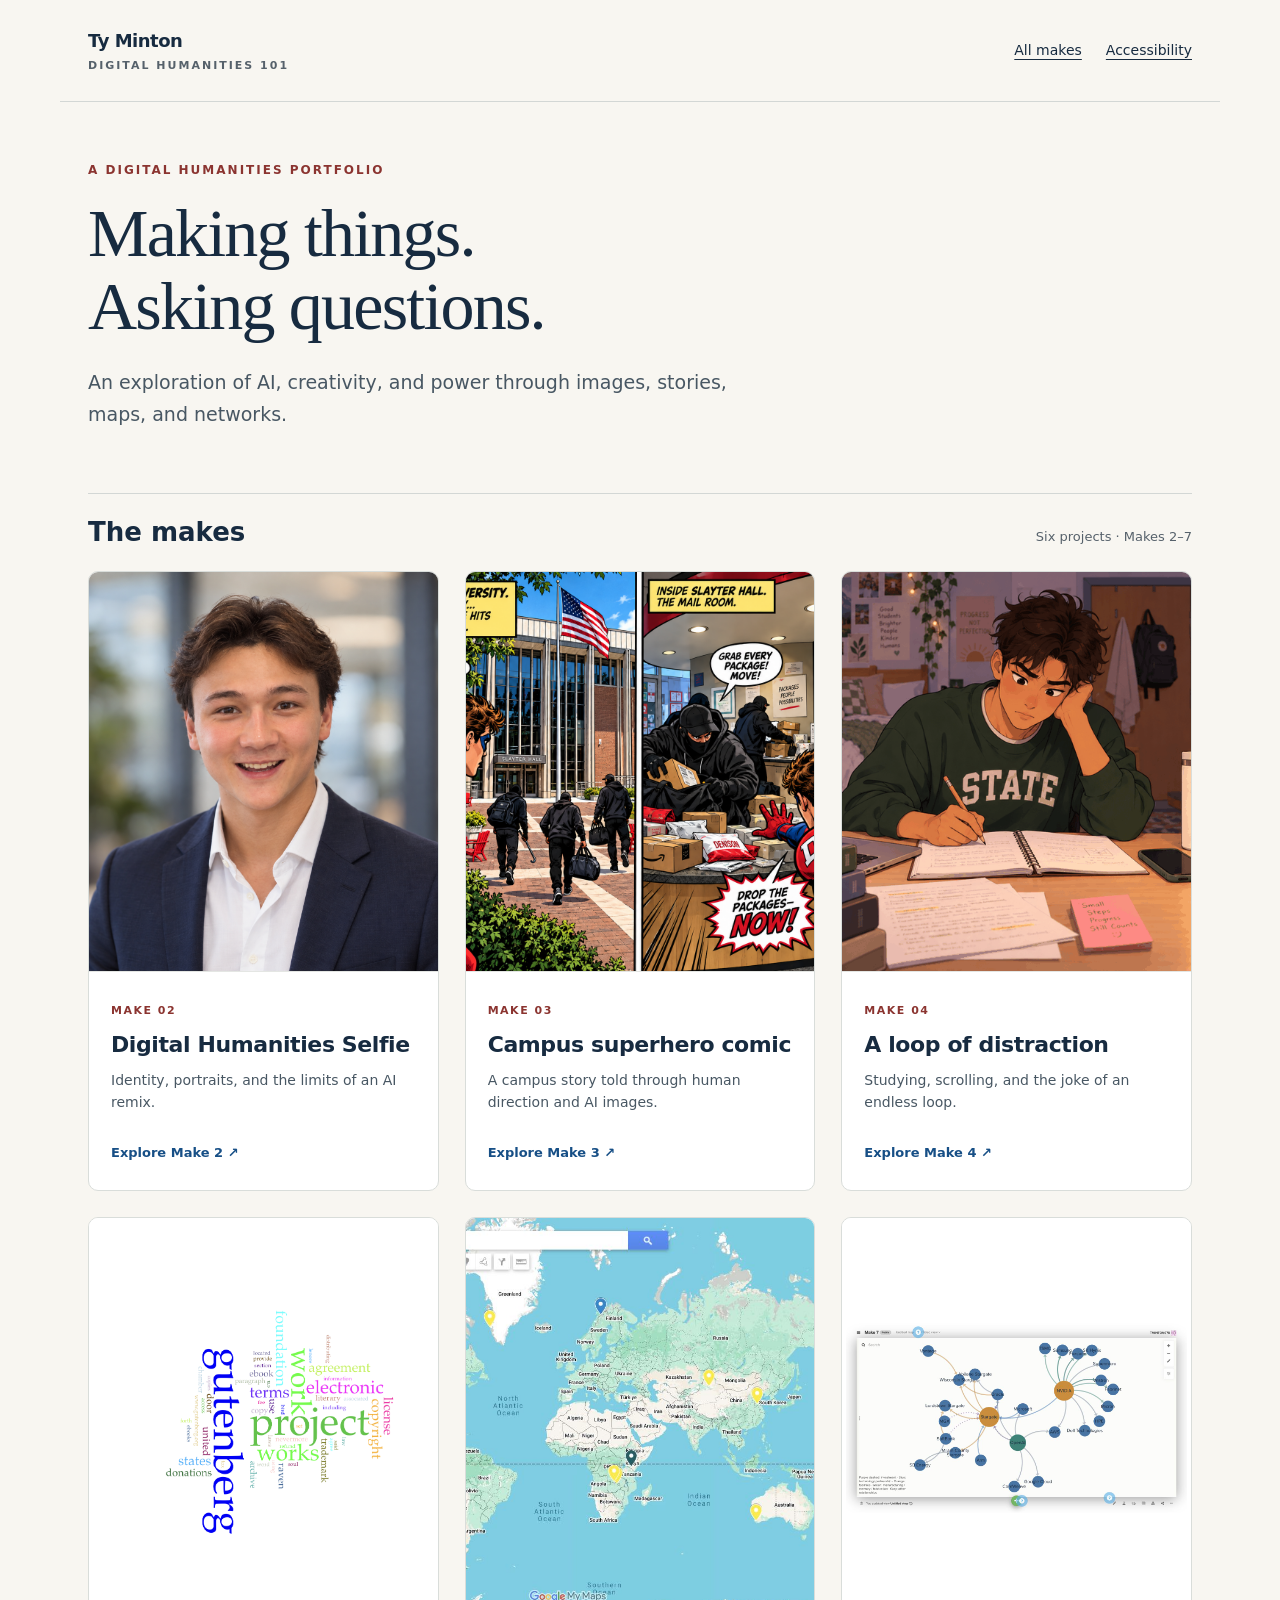
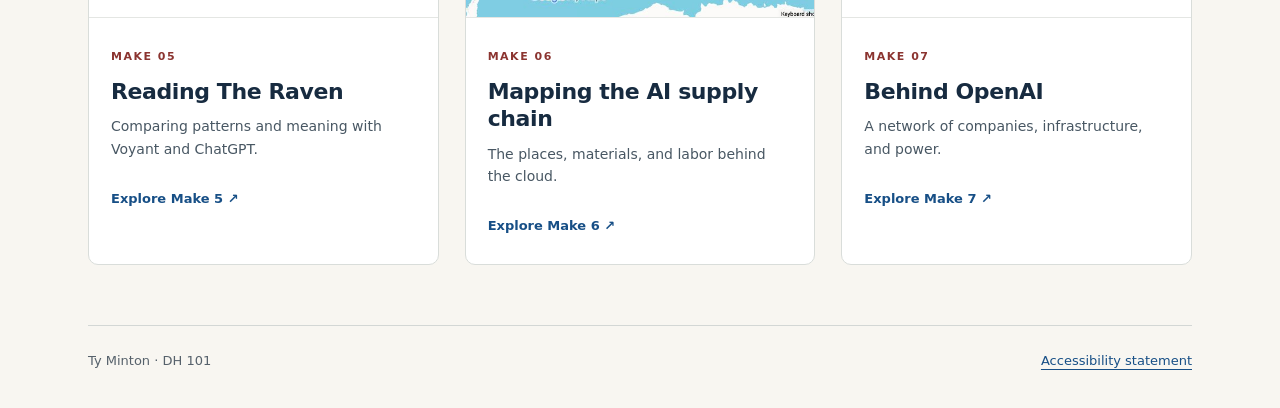
<file: index.html>
<!doctype html><html lang="en"><head><meta charset="utf-8"><meta name="viewport" content="width=device-width,initial-scale=1"><title>Ty Minton | Critical Making Portfolio</title><link rel="stylesheet" href="portfolio.css"><script>if(location.hash==="#make7"){location.replace("make-7.html");}</script></head><body><a class="skip" href="#main">Skip to main content</a><header class="site-header"><a class="brand" href="index.html">Ty Minton<span>Digital Humanities 101</span></a><nav aria-label="Main navigation"><a href="index.html#work">All makes</a><a href="accessibility.html">Accessibility</a></nav></header><main id="main"><section class="hero"><p class="eyebrow">A digital humanities portfolio</p><h1>Making things.<br>Asking questions.</h1><p class="intro">An exploration of AI, creativity, and power through images, stories, maps, and networks.</p></section><section id="work" aria-labelledby="work-title"><div class="work-heading"><h2 id="work-title">The makes</h2><p>Six projects · Makes 2–7</p></div><div class="grid"><a class="card" href="make-2.html" aria-labelledby="title-2"><img class="cover portrait" src="Make-2-image3.png" alt="" width="640" height="400"><div class="card-body"><span class="number">Make 02</span><h3 id="title-2">Digital Humanities Selfie</h3><p>Identity, portraits, and the limits of an AI remix.</p><span class="open">Explore Make 2 <span aria-hidden="true">↗</span></span></div></a><a class="card" href="make-3.html" aria-labelledby="title-3"><img class="cover " src="Make-3-image3.png" alt="" width="640" height="400"><div class="card-body"><span class="number">Make 03</span><h3 id="title-3">Campus superhero comic</h3><p>A campus story told through human direction and AI images.</p><span class="open">Explore Make 3 <span aria-hidden="true">↗</span></span></div></a><a class="card" href="make-4.html" aria-labelledby="title-4"><img class="cover " src="make-4-still.png" alt="" width="640" height="400"><div class="card-body"><span class="number">Make 04</span><h3 id="title-4">A loop of distraction</h3><p>Studying, scrolling, and the joke of an endless loop.</p><span class="open">Explore Make 4 <span aria-hidden="true">↗</span></span></div></a><a class="card" href="make-5.html" aria-labelledby="title-5"><img class="cover chart" src="Make-5-(1)-image2.png" alt="" width="640" height="400"><div class="card-body"><span class="number">Make 05</span><h3 id="title-5">Reading The Raven</h3><p>Comparing patterns and meaning with Voyant and ChatGPT.</p><span class="open">Explore Make 5 <span aria-hidden="true">↗</span></span></div></a><a class="card" href="supply-chain-map.html" aria-labelledby="title-6"><img class="cover map" src="make-6-cover.png" alt="" width="640" height="400"><div class="card-body"><span class="number">Make 06</span><h3 id="title-6">Mapping the AI supply chain</h3><p>The places, materials, and labor behind the cloud.</p><span class="open">Explore Make 6 <span aria-hidden="true">↗</span></span></div></a><a class="card" href="make-7.html" aria-labelledby="title-7"><img class="cover network" src="make-7-cover.png" alt="" width="640" height="400"><div class="card-body"><span class="number">Make 07</span><h3 id="title-7">Behind OpenAI</h3><p>A network of companies, infrastructure, and power.</p><span class="open">Explore Make 7 <span aria-hidden="true">↗</span></span></div></a></div></section></main><footer class="site-footer"><span>Ty Minton · DH 101</span><a href="accessibility.html">Accessibility statement</a></footer></body></html>
</file>
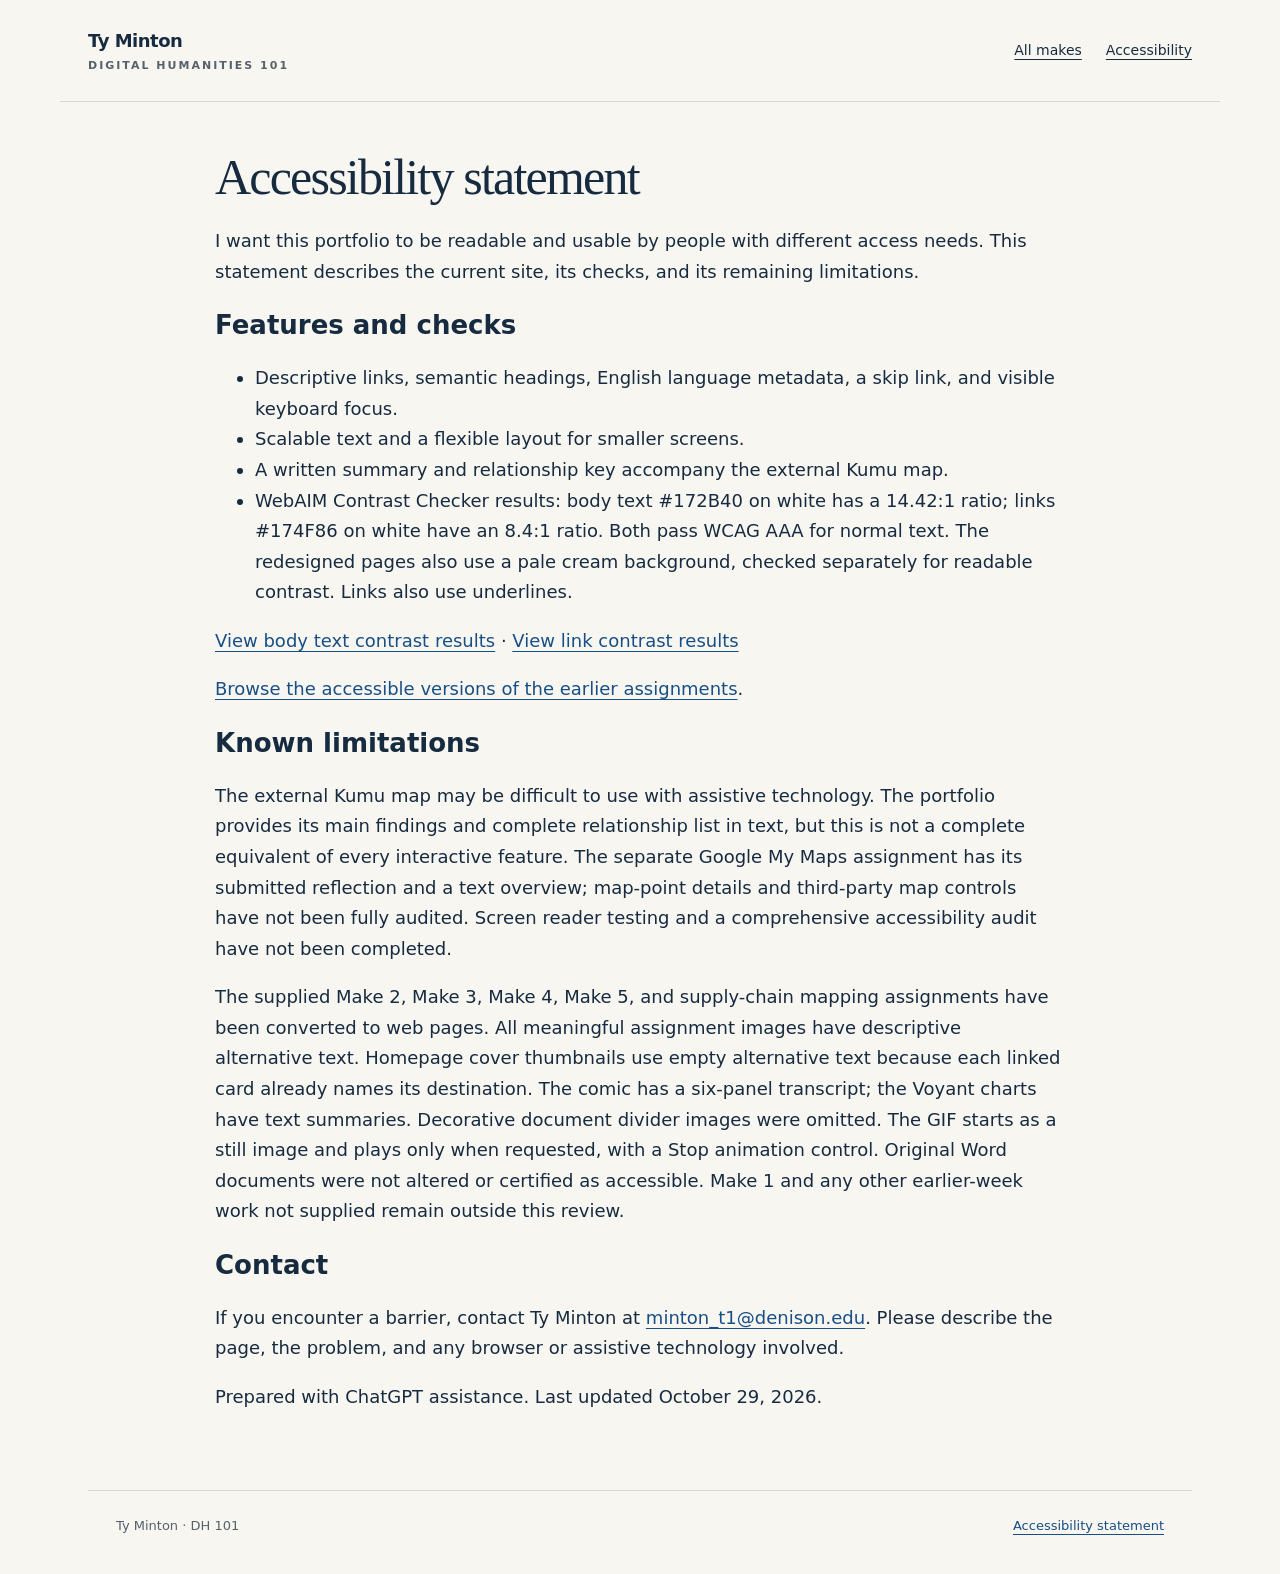
<file: accessibility.html>
<!doctype html><html lang="en"><head><meta charset="utf-8"><meta name="viewport" content="width=device-width, initial-scale=1"><title>Accessibility | Ty Minton</title><html><head><link rel="stylesheet" href="portfolio.css"></head></html></head><body class="detail"><a class="skip" href="#main">Skip to main content</a><header class="site-header"><a class="brand" href="index.html">Ty Minton<span>Digital Humanities 101</span></a><nav aria-label="Main navigation"><a href="index.html#work">All makes</a><a href="accessibility.html">Accessibility</a></nav></header><main id="main"><h1>Accessibility statement</h1><p>I want this portfolio to be readable and usable by people with different access needs. This statement describes the current site, its checks, and its remaining limitations.</p><h2>Features and checks</h2><ul><li>Descriptive links, semantic headings, English language metadata, a skip link, and visible keyboard focus.</li><li>Scalable text and a flexible layout for smaller screens.</li><li>A written summary and relationship key accompany the external Kumu map.</li><li>WebAIM Contrast Checker results: body text #172B40 on white has a 14.42:1 ratio; links #174F86 on white have an 8.4:1 ratio. Both pass WCAG AAA for normal text. The redesigned pages also use a pale cream background, checked separately for readable contrast. Links also use underlines.</li></ul><p><a href="https://webaim.org/resources/contrastchecker/?fcolor=172B40&amp;bcolor=FFFFFF">View body text contrast results</a> · <a href="https://webaim.org/resources/contrastchecker/?fcolor=174F86&amp;bcolor=FFFFFF">View link contrast results</a></p><p><a href="earlier-work.html">Browse the accessible versions of the earlier assignments</a>.</p><h2>Known limitations</h2><p>The external Kumu map may be difficult to use with assistive technology. The portfolio provides its main findings and complete relationship list in text, but this is not a complete equivalent of every interactive feature. The separate Google My Maps assignment has its submitted reflection and a text overview; map-point details and third-party map controls have not been fully audited. Screen reader testing and a comprehensive accessibility audit have not been completed.</p><p>The supplied Make 2, Make 3, Make 4, Make 5, and supply-chain mapping assignments have been converted to web pages. All meaningful assignment images have descriptive alternative text. Homepage cover thumbnails use empty alternative text because each linked card already names its destination. The comic has a six-panel transcript; the Voyant charts have text summaries. Decorative document divider images were omitted. The GIF starts as a still image and plays only when requested, with a Stop animation control. Original Word documents were not altered or certified as accessible. Make 1 and any other earlier-week work not supplied remain outside this review.</p><h2>Contact</h2><p>If you encounter a barrier, contact Ty Minton at <a href="mailto:minton_t1@denison.edu">minton_t1@denison.edu</a>. Please describe the page, the problem, and any browser or assistive technology involved.</p><p>Prepared with ChatGPT assistance. Last updated October 29, 2026.</p></main><footer class="site-footer"><span>Ty Minton · DH 101</span><a href="accessibility.html">Accessibility statement</a></footer></body></html>
</file>
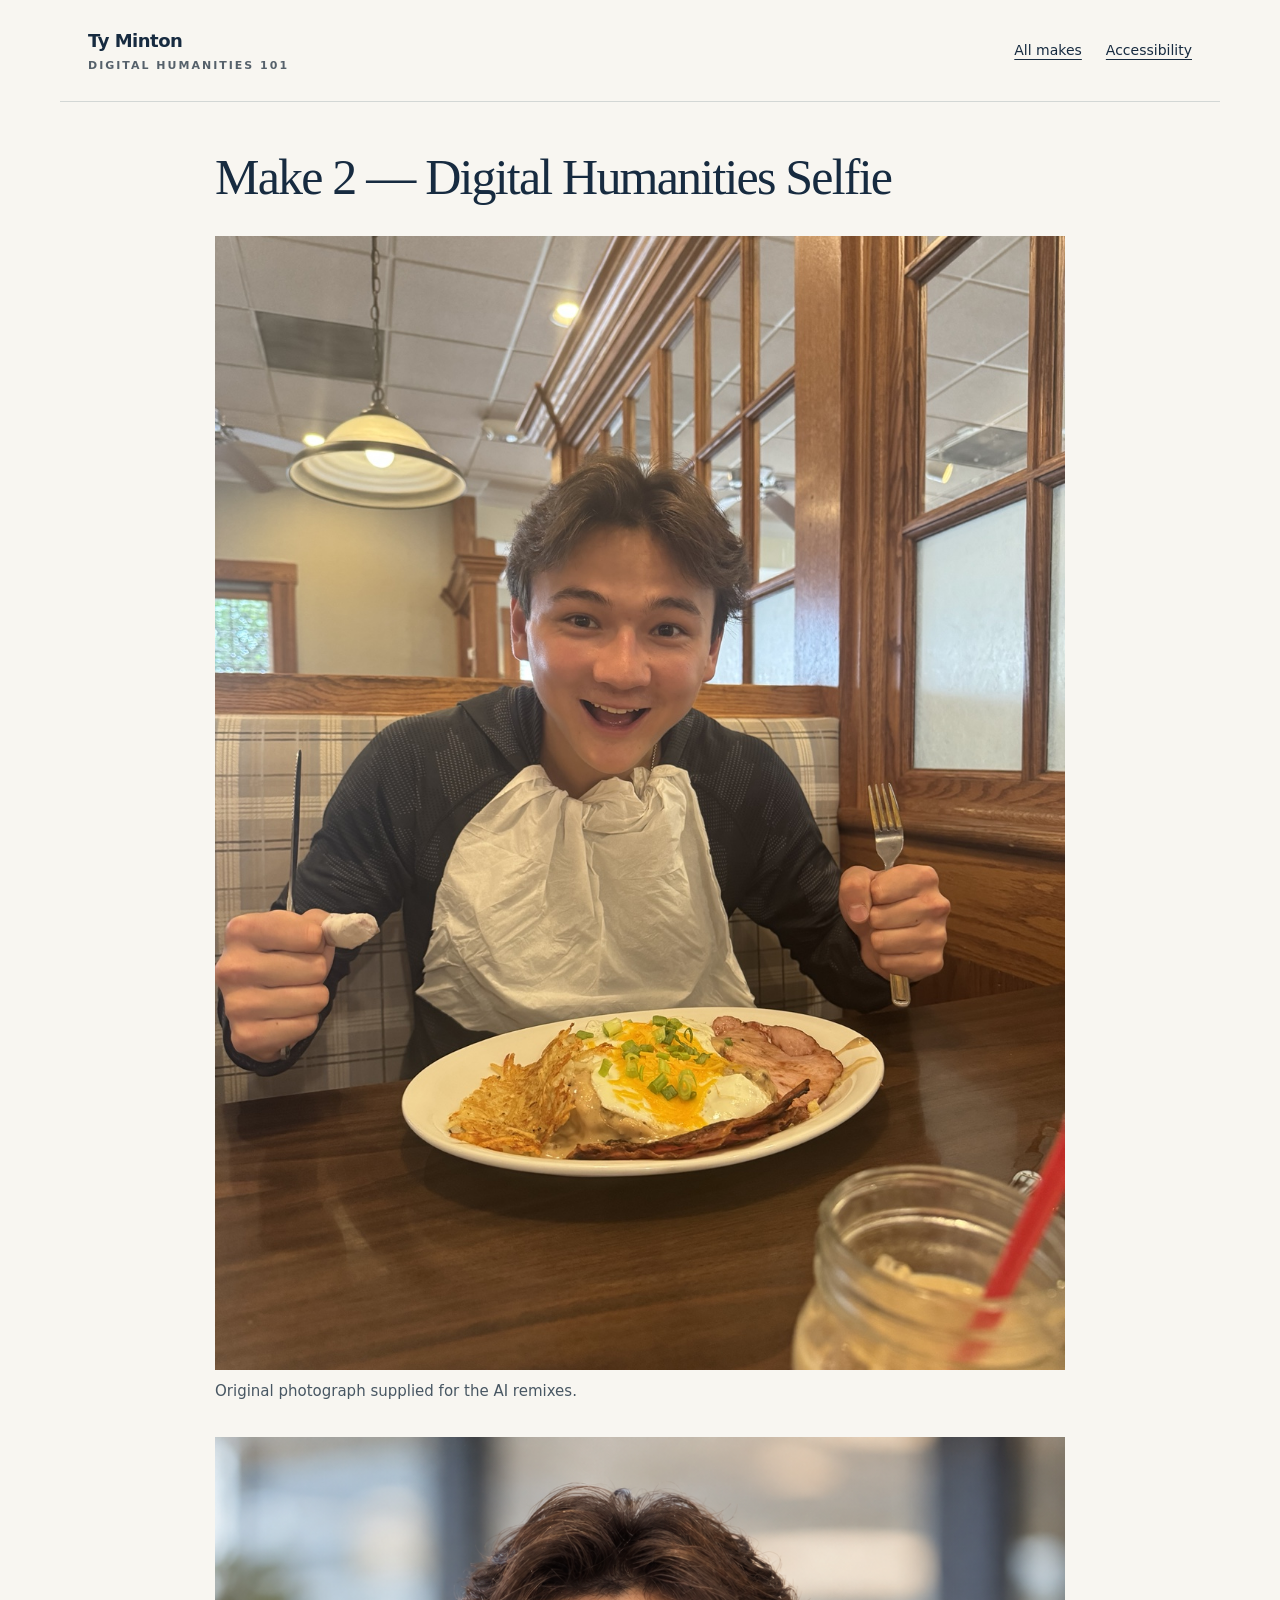
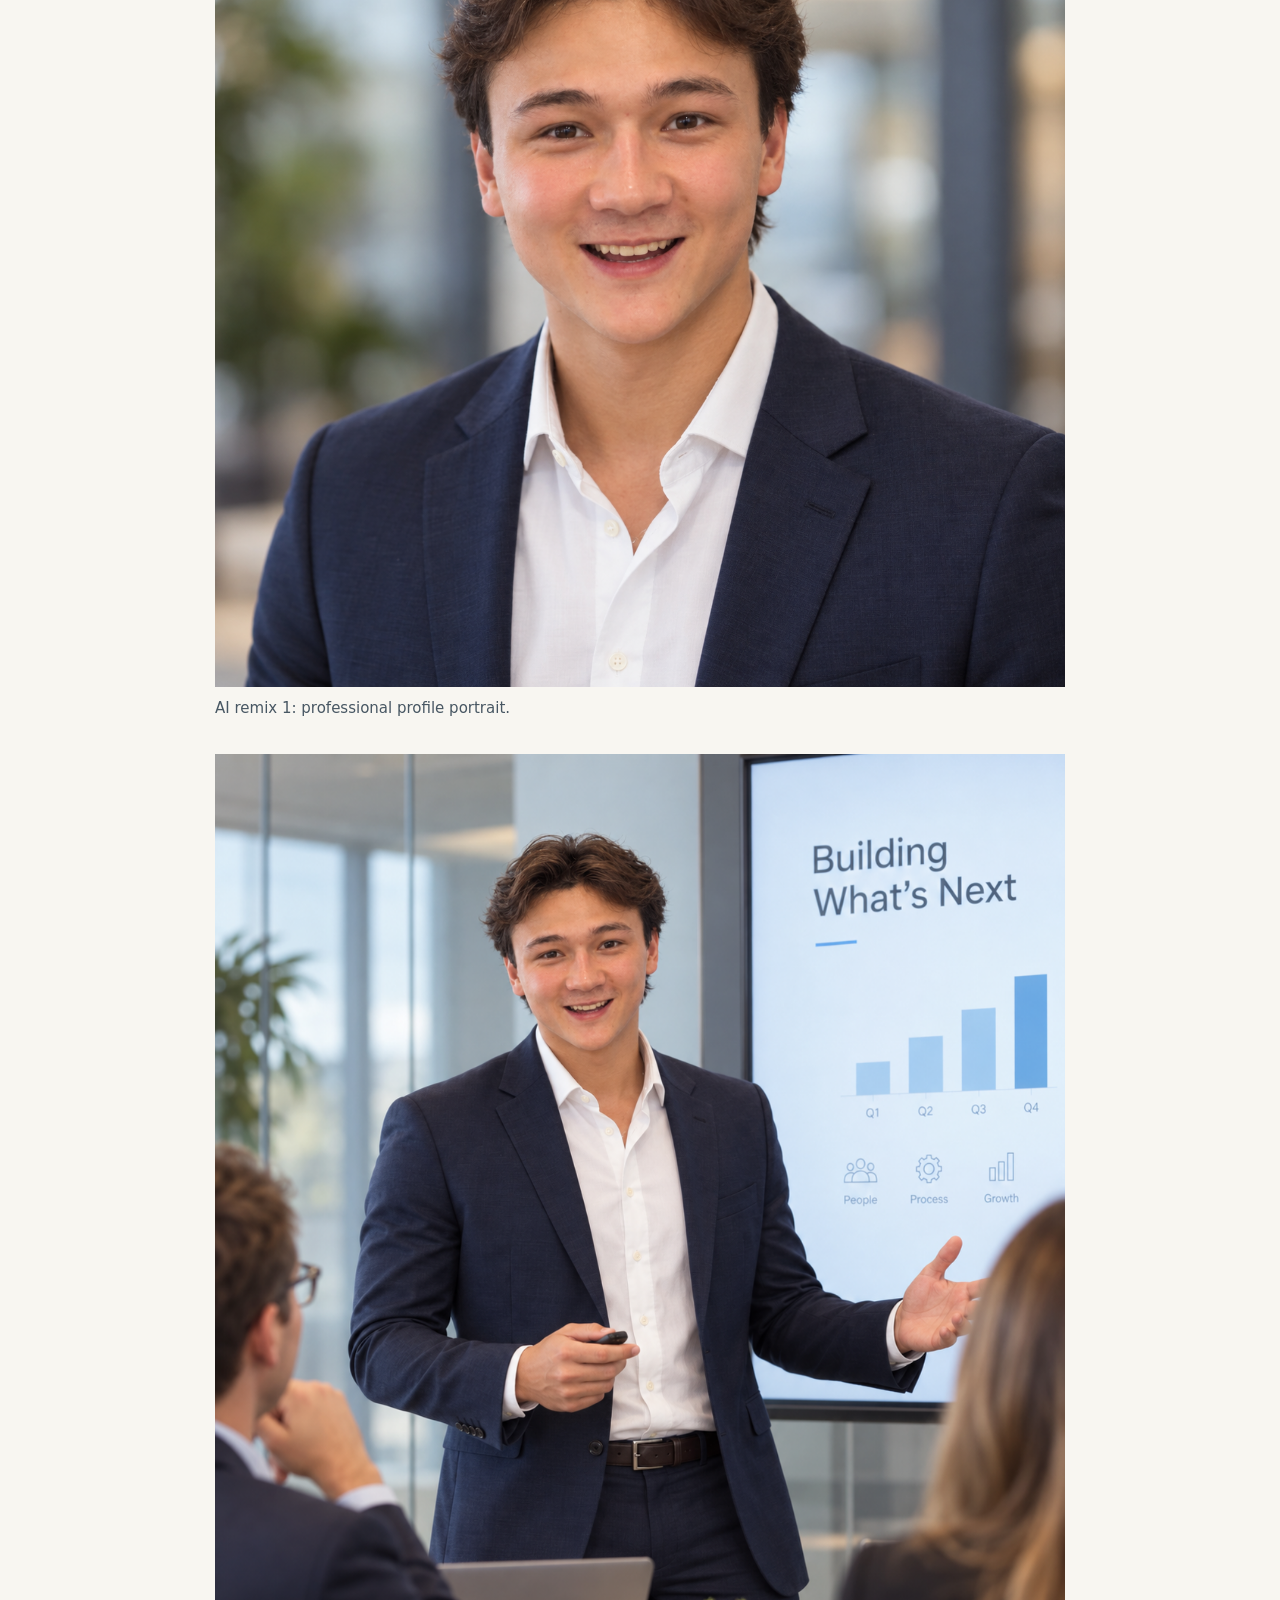
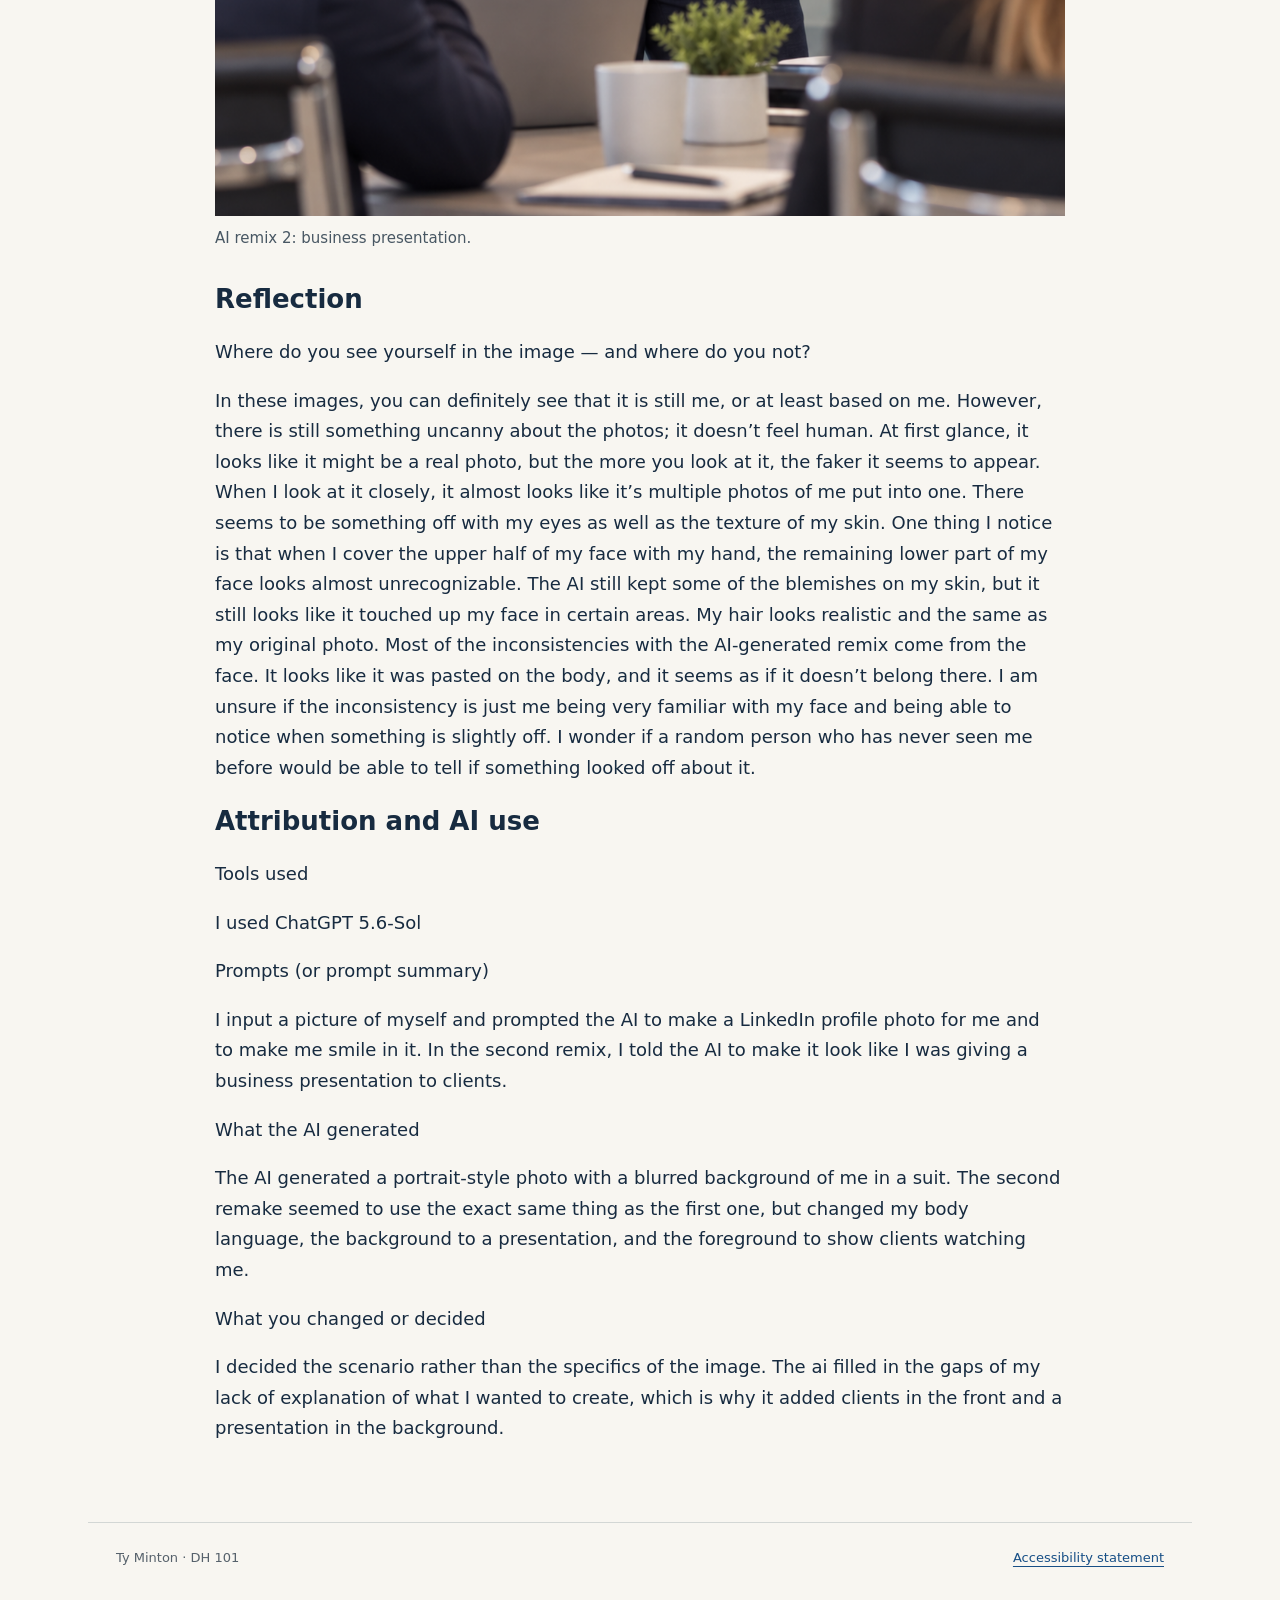
<file: make-2.html>
<!doctype html><html lang="en"><head><meta charset="utf-8"><meta name="viewport" content="width=device-width,initial-scale=1"><title>Make 2 — Digital Humanities Selfie | Ty Minton</title><html><head><link rel="stylesheet" href="portfolio.css"></head></html></head><body class="detail"><a class="skip" href="#main">Skip to main content</a><header class="site-header"><a class="brand" href="index.html">Ty Minton<span>Digital Humanities 101</span></a><nav aria-label="Main navigation"><a href="index.html#work">All makes</a><a href="accessibility.html">Accessibility</a></nav></header><main id="main"><h1>Make 2 — Digital Humanities Selfie</h1><figure><img loading="lazy" src="Make-2-image1.png" alt="Original photograph of Ty at a restaurant table, holding utensils over a plate of food."><figcaption>Original photograph supplied for the AI remixes.</figcaption></figure><figure><img loading="lazy" src="Make-2-image3.png" alt="AI-generated headshot based on Ty, smiling in a dark suit and white shirt against a blurred background."><figcaption>AI remix 1: professional profile portrait.</figcaption></figure><figure><img loading="lazy" src="Make-2-image2.png" alt="AI-generated image based on Ty presenting a rising bar chart to seated clients, wearing a dark suit."><figcaption>AI remix 2: business presentation.</figcaption></figure><h2>Reflection</h2><p>Where do you see yourself in the image — and where do you not?</p><p>In these images, you can definitely see that it is still me, or at least based on me. However, there is still something uncanny about the photos; it doesn’t feel human. At first glance, it looks like it might be a real photo, but the more you look at it, the faker it seems to appear. When I look at it closely, it almost looks like it’s multiple photos of me put into one. There seems to be something off with my eyes as well as the texture of my skin. One thing I notice is that when I cover the upper half of my face with my hand, the remaining lower part of my face looks almost unrecognizable. The AI still kept some of the blemishes on my skin, but it still looks like it touched up my face in certain areas. My hair looks realistic and the same as my original photo. Most of the inconsistencies with the AI-generated remix come from the face. It looks like it was pasted on the body, and it seems as if it doesn’t belong there. I am unsure if the inconsistency is just me being very familiar with my face and being able to notice when something is slightly off. I wonder if a random person who has never seen me before would be able to tell if something looked off about it. </p><h2>Attribution and AI use</h2><p>Tools used</p><p>I used ChatGPT 5.6-Sol</p><p>Prompts (or prompt summary)</p><p>I input a picture of myself and prompted the AI to make a LinkedIn profile photo for me and to make me smile in it. In the second remix, I told the AI to make it look like I was giving a business presentation to clients. </p><p>What the AI generated</p><p>The AI generated a portrait-style photo with a blurred background of me in a suit. The second remake seemed to use the exact same thing as the first one, but changed my body language, the background to a presentation, and the foreground to show clients watching me. </p><p>What you changed or decided</p><p>I decided the scenario rather than the specifics of the image. The ai filled in the gaps of my lack of explanation of what I wanted to create, which is why it added clients in the front and a presentation in the background. </p></main><footer class="site-footer"><span>Ty Minton · DH 101</span><a href="accessibility.html">Accessibility statement</a></footer></body></html>
</file>
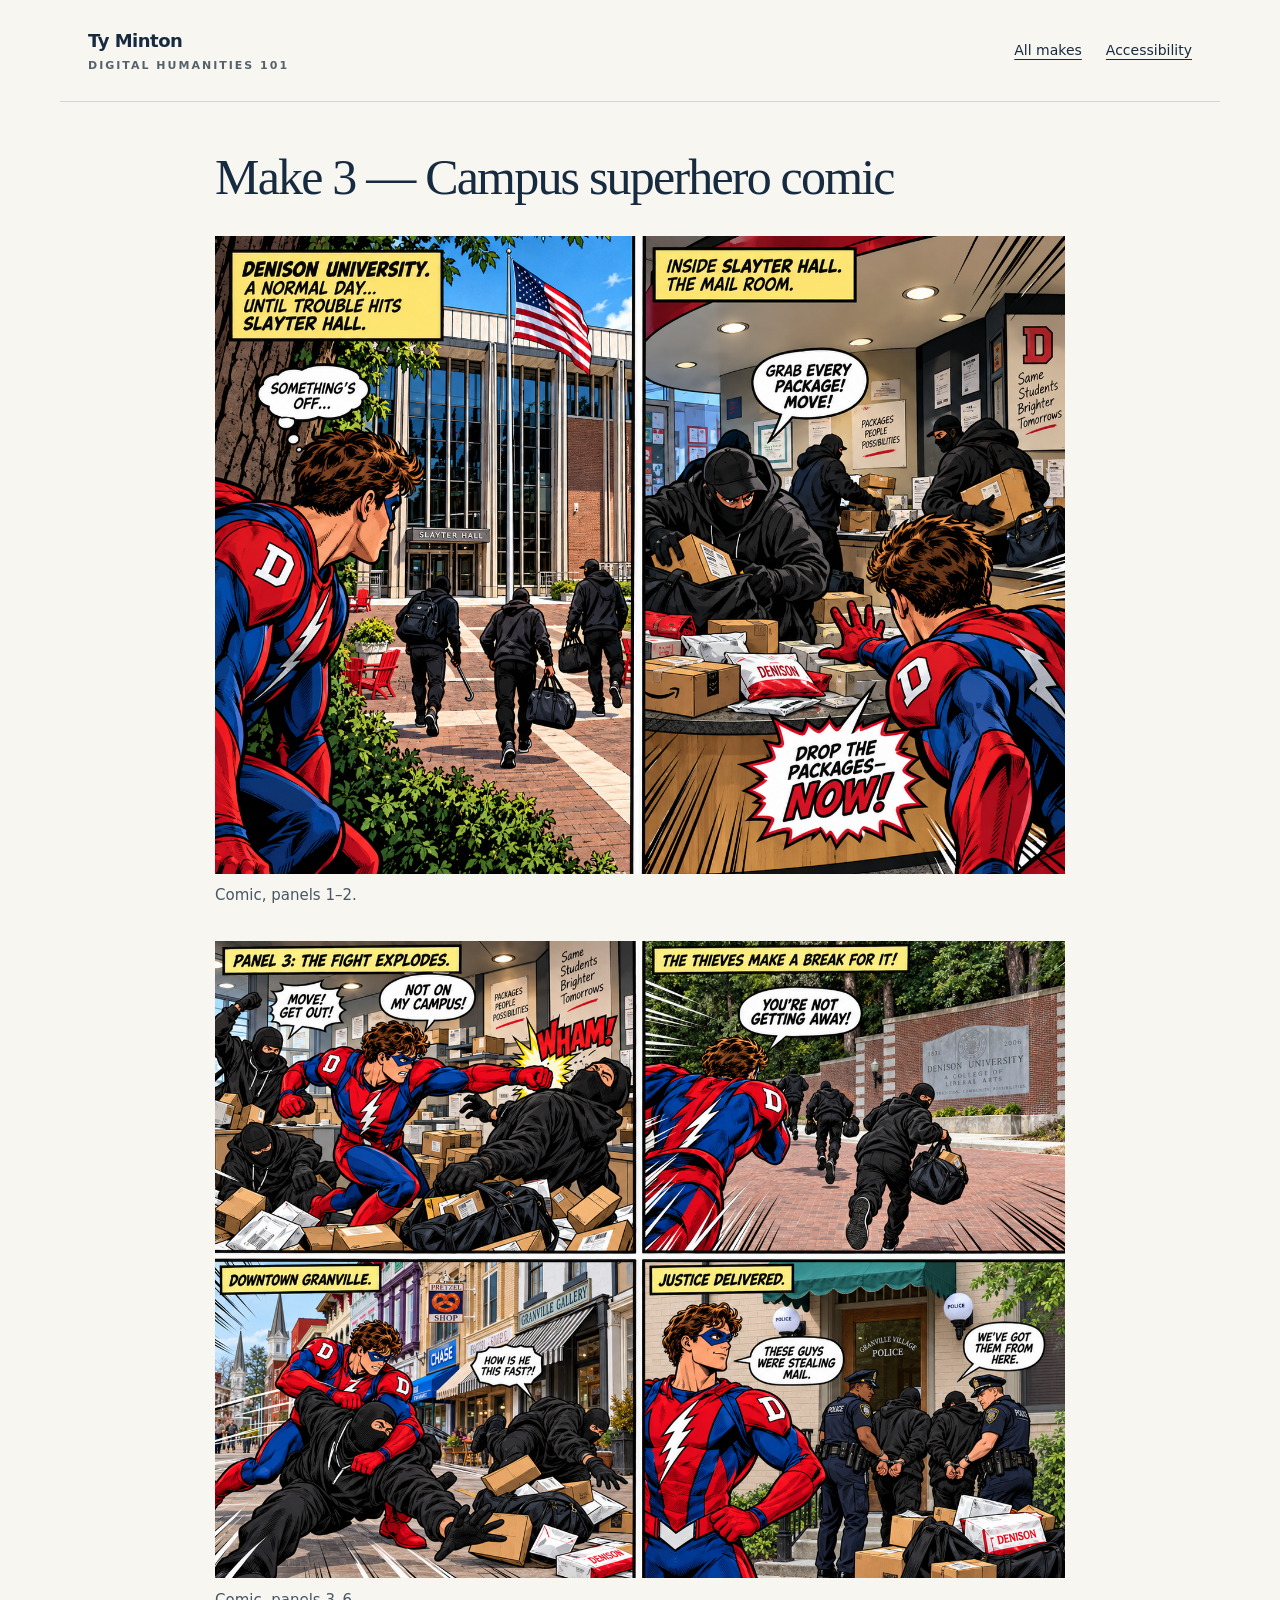
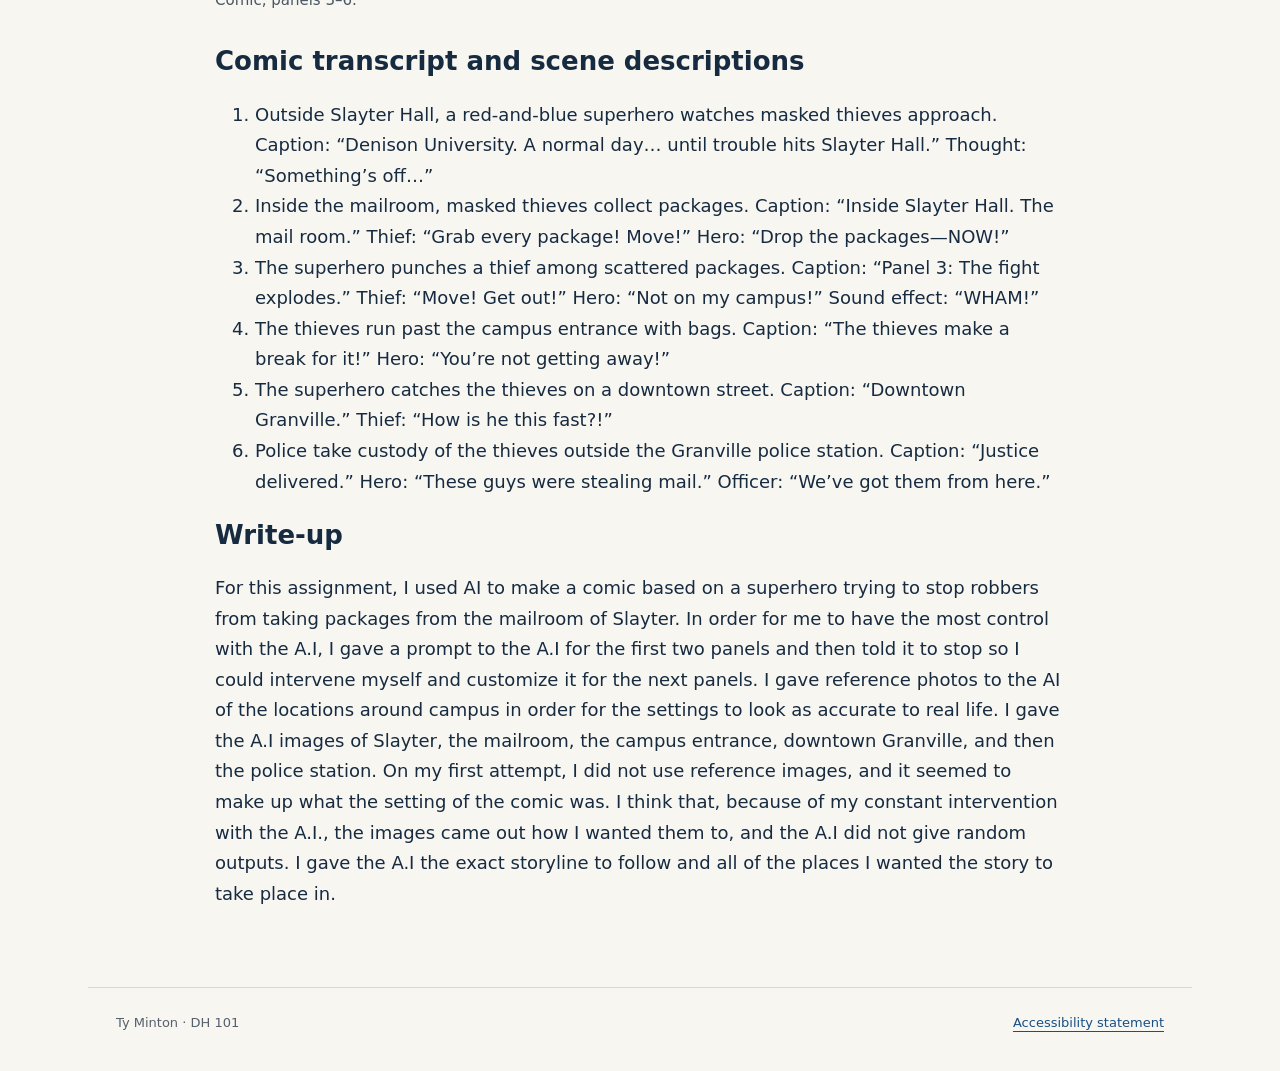
<file: make-3.html>
<!doctype html><html lang="en"><head><meta charset="utf-8"><meta name="viewport" content="width=device-width,initial-scale=1"><title>Make 3 — Campus superhero comic | Ty Minton</title><html><head><link rel="stylesheet" href="portfolio.css"></head></html></head><body class="detail"><a class="skip" href="#main">Skip to main content</a><header class="site-header"><a class="brand" href="index.html">Ty Minton<span>Digital Humanities 101</span></a><nav aria-label="Main navigation"><a href="index.html#work">All makes</a><a href="accessibility.html">Accessibility</a></nav></header><main id="main"><h1>Make 3 — Campus superhero comic</h1><figure><img loading="lazy" src="Make-3-image3.png" alt="Comic panels 1–2: a superhero discovers package thieves at Slayter Hall and confronts them in the mailroom. Full transcript follows."><figcaption>Comic, panels 1–2.</figcaption></figure><figure><img loading="lazy" src="Make-3-image4.png" alt="Comic panels 3–6: the superhero fights and pursues the thieves through campus and Granville, then hands them to police. Full transcript follows."><figcaption>Comic, panels 3–6.</figcaption></figure><h2>Comic transcript and scene descriptions</h2><ol><li>Outside Slayter Hall, a red-and-blue superhero watches masked thieves approach. Caption: “Denison University. A normal day… until trouble hits Slayter Hall.” Thought: “Something’s off…”</li><li>Inside the mailroom, masked thieves collect packages. Caption: “Inside Slayter Hall. The mail room.” Thief: “Grab every package! Move!” Hero: “Drop the packages—NOW!”</li><li>The superhero punches a thief among scattered packages. Caption: “Panel 3: The fight explodes.” Thief: “Move! Get out!” Hero: “Not on my campus!” Sound effect: “WHAM!”</li><li>The thieves run past the campus entrance with bags. Caption: “The thieves make a break for it!” Hero: “You’re not getting away!”</li><li>The superhero catches the thieves on a downtown street. Caption: “Downtown Granville.” Thief: “How is he this fast?!”</li><li>Police take custody of the thieves outside the Granville police station. Caption: “Justice delivered.” Hero: “These guys were stealing mail.” Officer: “We’ve got them from here.”</li></ol><h2>Write-up</h2><p>For this assignment, I used AI to make a comic based on a superhero trying to stop robbers from taking packages from the mailroom of Slayter. In order for me to have the most control with the A.I, I gave a prompt to the A.I for the first two panels and then told it to stop so I could intervene myself and customize it for the next panels. I gave reference photos to the AI of the locations around campus in order for the settings to look as accurate to real life. I gave the A.I images of Slayter, the mailroom, the campus entrance, downtown Granville, and then the police station. On my first attempt, I did not use reference images, and it seemed to make up what the setting of the comic was. I think that, because of my constant intervention with the A.I., the images came out how I wanted them to, and the A.I did not give random outputs. I gave the A.I the exact storyline to follow and all of the places I wanted the story to take place in. </p></main><footer class="site-footer"><span>Ty Minton · DH 101</span><a href="accessibility.html">Accessibility statement</a></footer></body></html>
</file>
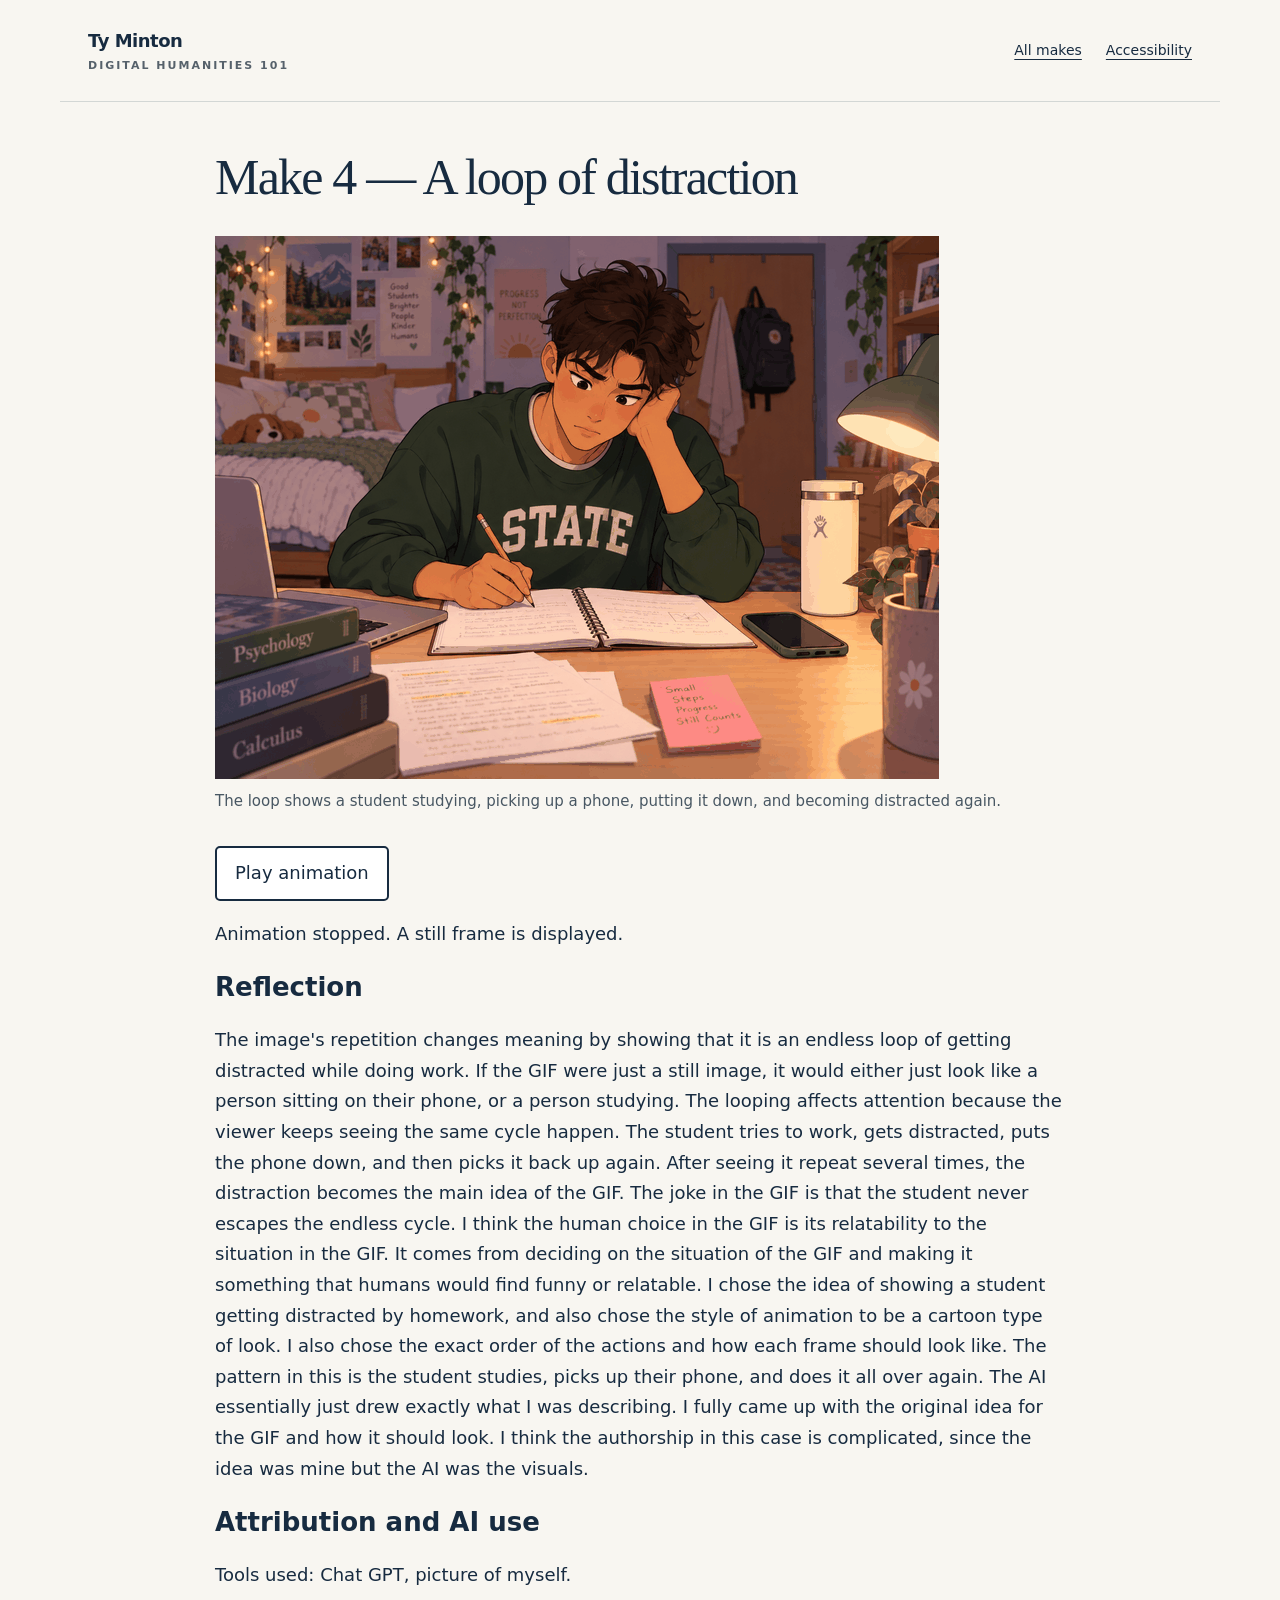
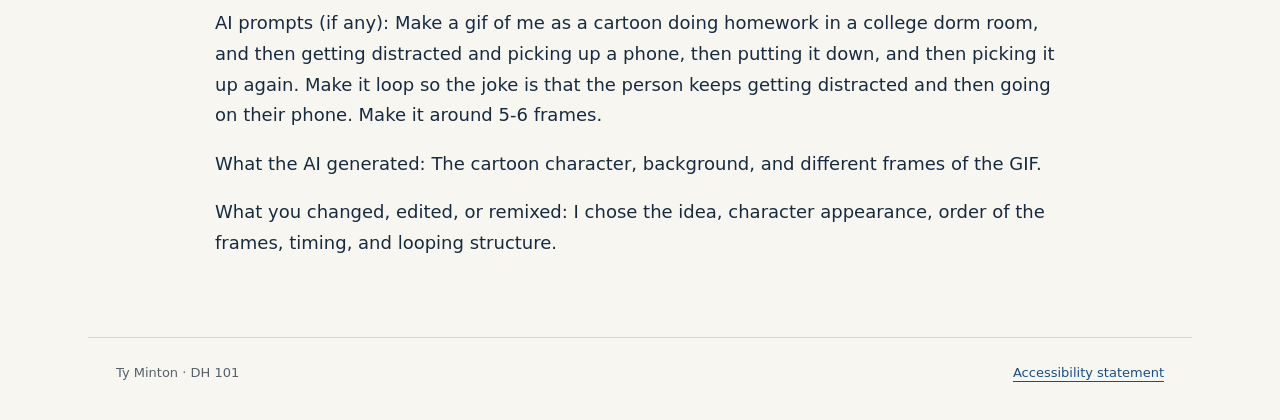
<file: make-4.html>
<!doctype html><html lang="en"><head><meta charset="utf-8"><meta name="viewport" content="width=device-width,initial-scale=1"><title>Make 4 — A loop of distraction | Ty Minton</title><html><head><link rel="stylesheet" href="portfolio.css"></head></html></head><body class="detail"><a class="skip" href="#main">Skip to main content</a><header class="site-header"><a class="brand" href="index.html">Ty Minton<span>Digital Humanities 101</span></a><nav aria-label="Main navigation"><a href="index.html#work">All makes</a><a href="accessibility.html">Accessibility</a></nav></header><main id="main"><h1>Make 4 — A loop of distraction</h1><figure><img id="animation" src="make-4-still.png" alt="Cartoon student in a dorm room writing in a notebook at a desk, with a phone nearby."><figcaption>The loop shows a student studying, picking up a phone, putting it down, and becoming distracted again.</figcaption></figure><button id="toggle" type="button" aria-pressed="false" aria-controls="animation">Play animation</button><p id="status" role="status">Animation stopped. A still frame is displayed.</p><h2>Reflection</h2><p>The image's repetition changes meaning by showing that it is an endless loop of getting distracted while doing work. If the GIF were just a still image, it would either just look like a person sitting on their phone, or a person studying. The looping affects attention because the viewer keeps seeing the same cycle happen. The student tries to work, gets distracted, puts the phone down, and then picks it back up again. After seeing it repeat several times, the distraction becomes the main idea of the GIF. The joke in the GIF is that the student never escapes the endless cycle. I think the human choice in the GIF is its relatability to the situation in the GIF. It comes from deciding on the situation of the GIF and making it something that humans would find funny or relatable. I chose the idea of showing a student getting distracted by homework, and also chose the style of animation to be a cartoon type of look. I also chose the exact order of the actions and how each frame should look like. The pattern in this is the student studies, picks up their phone, and does it all over again. The AI essentially just drew exactly what I was describing. I fully came up with the original idea for the GIF and how it should look. I think the authorship in this case is complicated, since the idea was mine but the AI was the visuals. </p><h2>Attribution and AI use</h2><p>Tools used: Chat GPT, picture of myself. </p><p>AI prompts (if any): Make a gif of me as a cartoon doing homework in a college dorm room, and then getting distracted and picking up a phone, then putting it down, and then picking it up again. Make it loop so the joke is that the person keeps getting distracted and then going on their phone. Make it around 5-6 frames. </p><p>What the AI generated: The cartoon character, background, and different frames of the GIF.</p><p>What you changed, edited, or remixed: I chose the idea, character appearance, order of the frames, timing, and looping structure.</p><script>const b=document.getElementById('toggle'),im=document.getElementById('animation'),s=document.getElementById('status');b.addEventListener('click',()=>{const play=b.getAttribute('aria-pressed')!=='true';im.src=play?'make-4-animation.gif':'make-4-still.png';im.alt=play?'Looping cartoon of a student alternating between studying and checking a phone.':'Cartoon student in a dorm room writing in a notebook at a desk, with a phone nearby.';b.setAttribute('aria-pressed',String(play));b.textContent=play?'Stop animation':'Play animation';s.textContent=play?'Animation playing. Use Stop animation to return to the still frame.':'Animation stopped. A still frame is displayed.';});</script></main><footer class="site-footer"><span>Ty Minton · DH 101</span><a href="accessibility.html">Accessibility statement</a></footer></body></html>
</file>
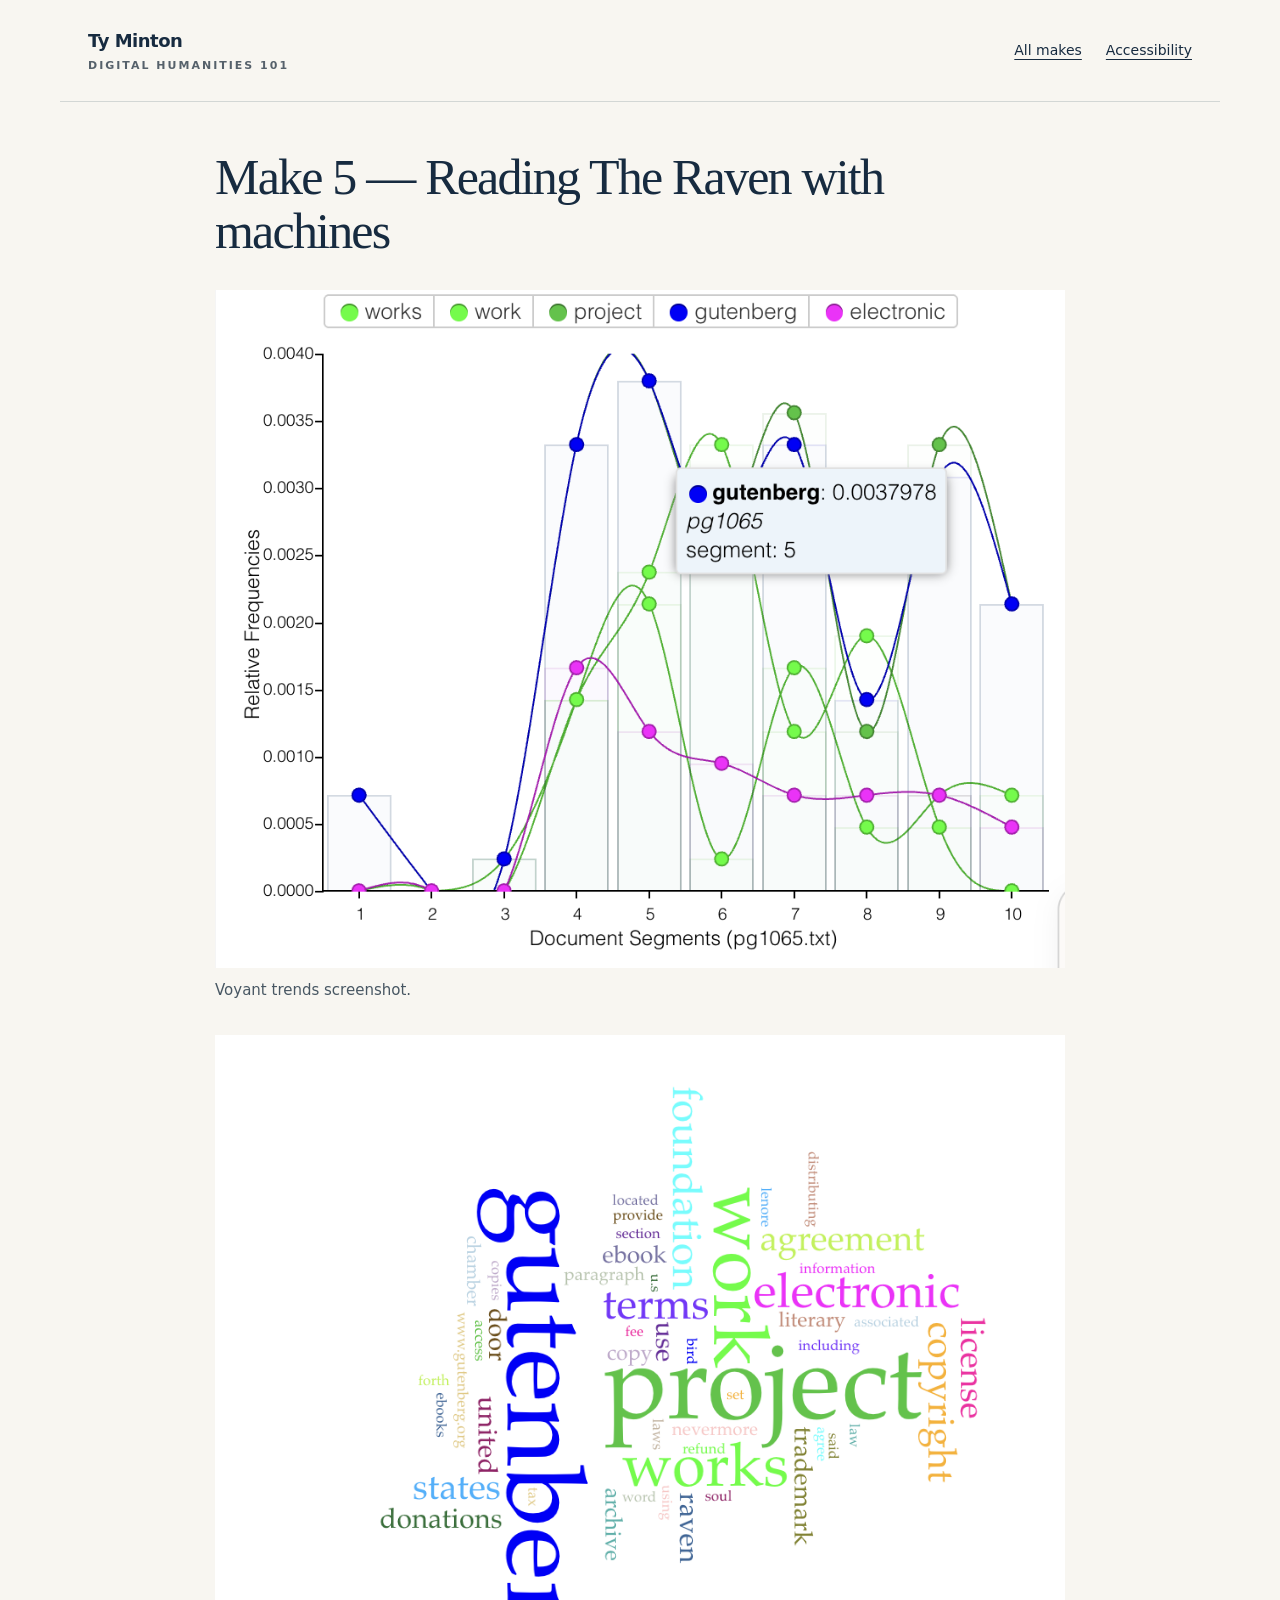
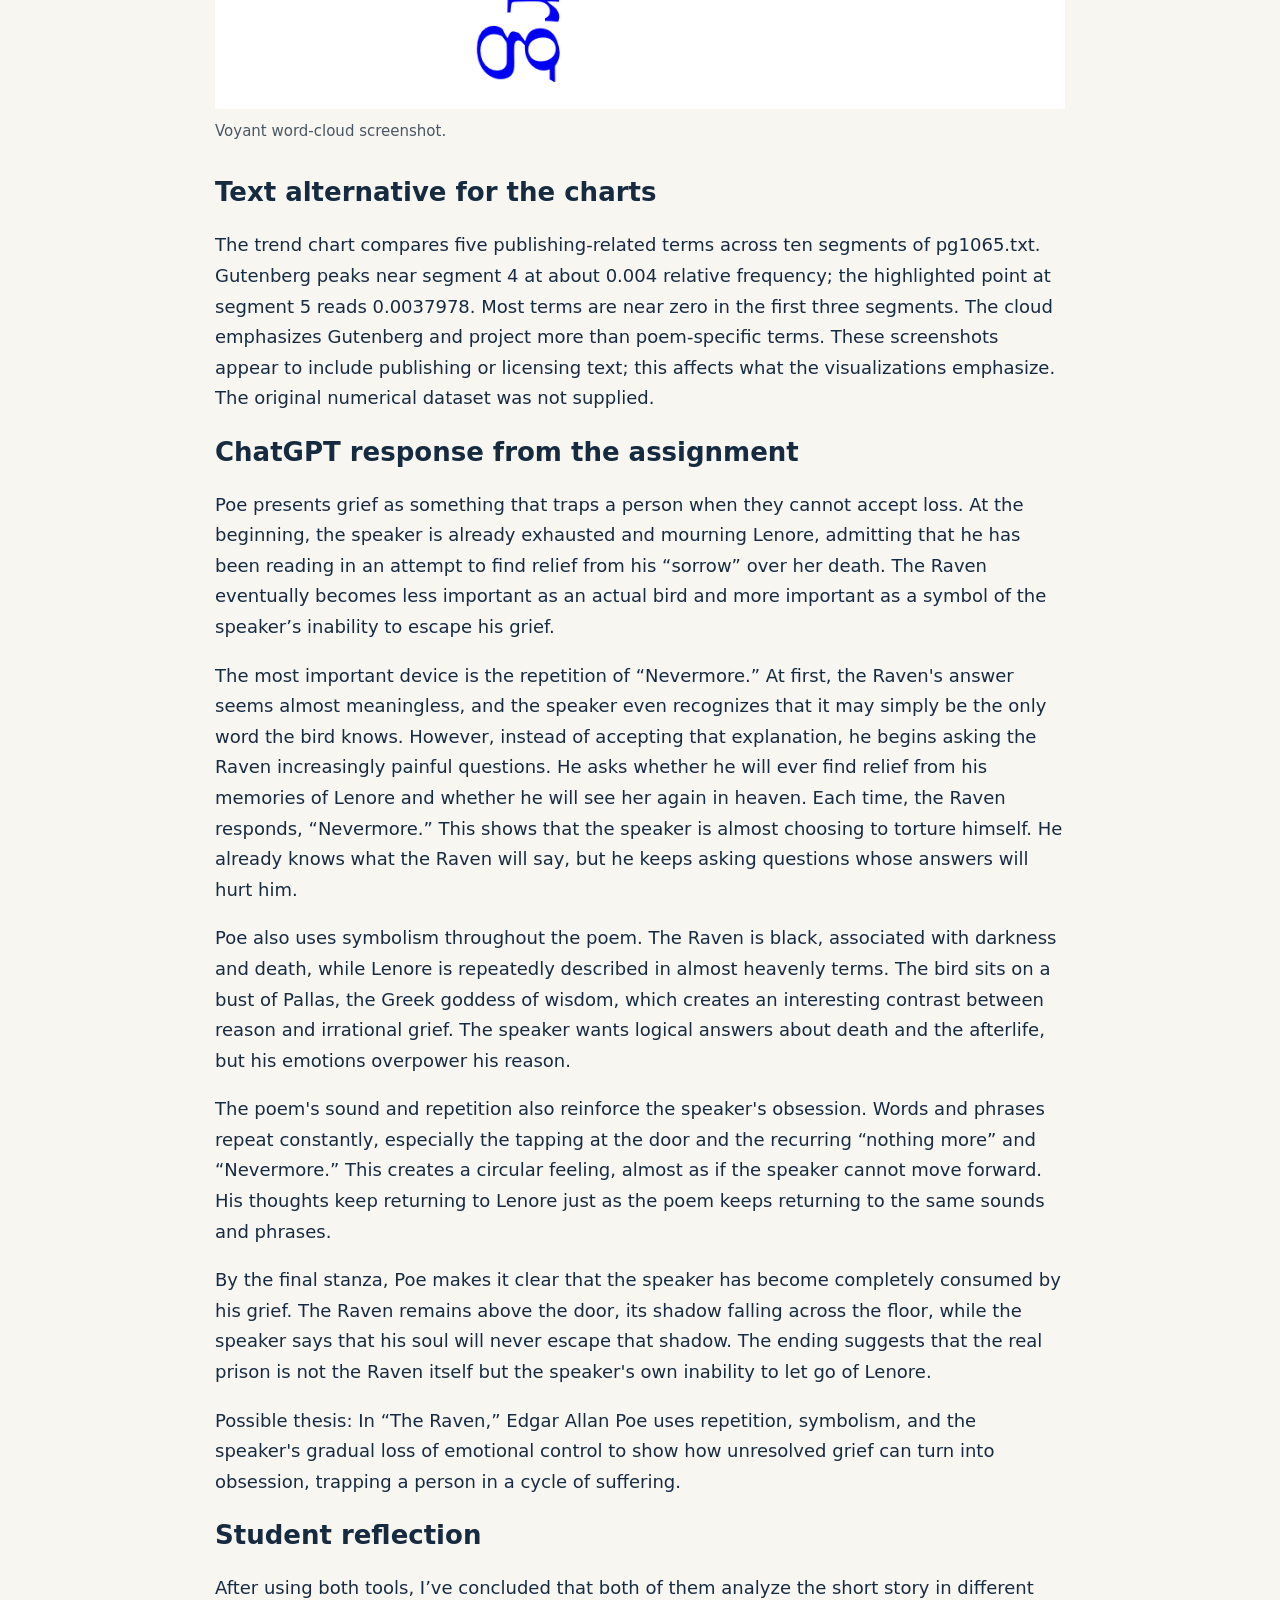
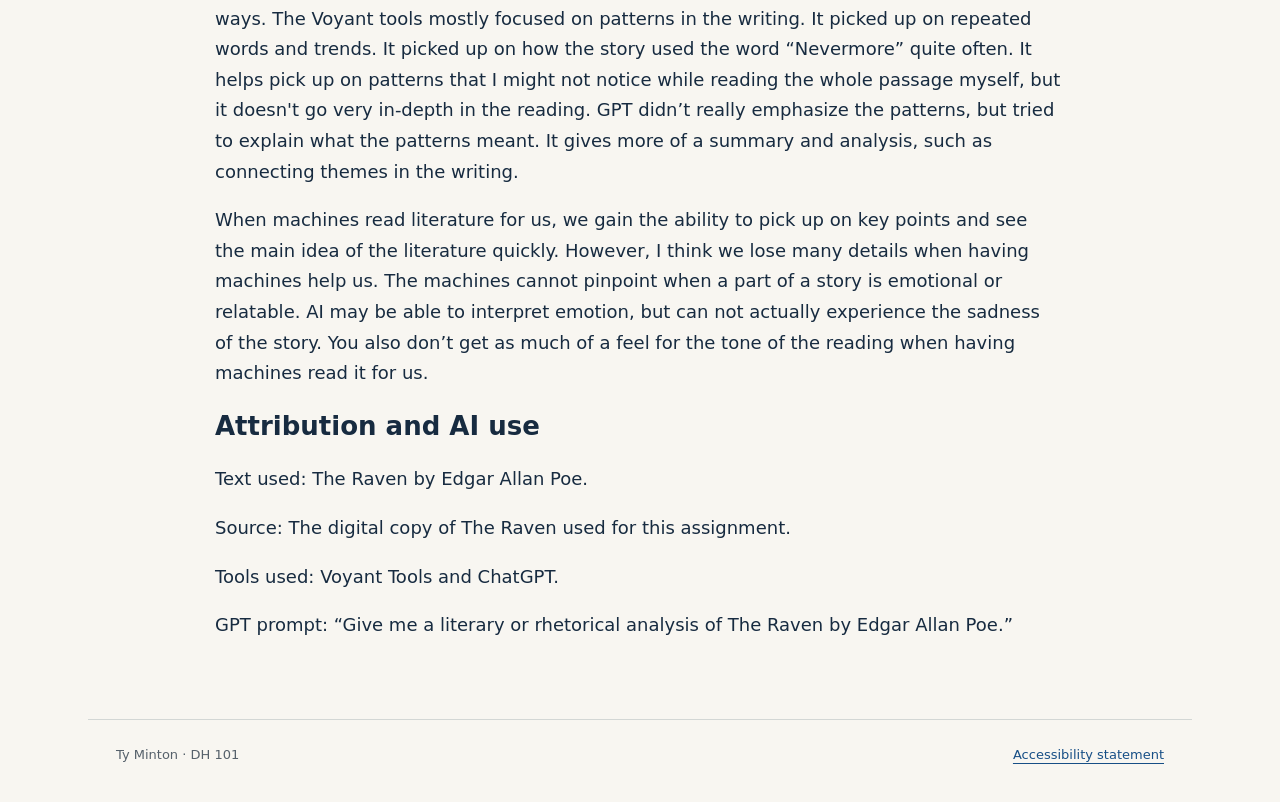
<file: make-5.html>
<!doctype html><html lang="en"><head><meta charset="utf-8"><meta name="viewport" content="width=device-width,initial-scale=1"><title>Make 5 — Reading The Raven with machines | Ty Minton</title><html><head><link rel="stylesheet" href="portfolio.css"></head></html></head><body class="detail"><a class="skip" href="#main">Skip to main content</a><header class="site-header"><a class="brand" href="index.html">Ty Minton<span>Digital Humanities 101</span></a><nav aria-label="Main navigation"><a href="index.html#work">All makes</a><a href="accessibility.html">Accessibility</a></nav></header><main id="main"><h1>Make 5 — Reading The Raven with machines</h1><figure><img loading="lazy" src="Make-5-(1)-image1.png" alt="Voyant line chart showing relative frequencies of works, work, project, gutenberg, and electronic across ten document segments."><figcaption>Voyant trends screenshot.</figcaption></figure><figure><img loading="lazy" src="Make-5-(1)-image2.png" alt="Voyant word cloud dominated by gutenberg, project, work, works, and electronic; smaller words include raven, lenore, and nevermore."><figcaption>Voyant word-cloud screenshot.</figcaption></figure><h2>Text alternative for the charts</h2><p>The trend chart compares five publishing-related terms across ten segments of pg1065.txt. Gutenberg peaks near segment 4 at about 0.004 relative frequency; the highlighted point at segment 5 reads 0.0037978. Most terms are near zero in the first three segments. The cloud emphasizes Gutenberg and project more than poem-specific terms. These screenshots appear to include publishing or licensing text; this affects what the visualizations emphasize. The original numerical dataset was not supplied.</p><h2>ChatGPT response from the assignment</h2><p>Poe presents grief as something that traps a person when they cannot accept loss. At the beginning, the speaker is already exhausted and mourning Lenore, admitting that he has been reading in an attempt to find relief from his “sorrow” over her death. The Raven eventually becomes less important as an actual bird and more important as a symbol of the speaker’s inability to escape his grief.</p><p>The most important device is the repetition of “Nevermore.” At first, the Raven's answer seems almost meaningless, and the speaker even recognizes that it may simply be the only word the bird knows. However, instead of accepting that explanation, he begins asking the Raven increasingly painful questions. He asks whether he will ever find relief from his memories of Lenore and whether he will see her again in heaven. Each time, the Raven responds, “Nevermore.” This shows that the speaker is almost choosing to torture himself. He already knows what the Raven will say, but he keeps asking questions whose answers will hurt him.</p><p>Poe also uses symbolism throughout the poem. The Raven is black, associated with darkness and death, while Lenore is repeatedly described in almost heavenly terms. The bird sits on a bust of Pallas, the Greek goddess of wisdom, which creates an interesting contrast between reason and irrational grief. The speaker wants logical answers about death and the afterlife, but his emotions overpower his reason.</p><p>The poem's sound and repetition also reinforce the speaker's obsession. Words and phrases repeat constantly, especially the tapping at the door and the recurring “nothing more” and “Nevermore.” This creates a circular feeling, almost as if the speaker cannot move forward. His thoughts keep returning to Lenore just as the poem keeps returning to the same sounds and phrases.</p><p>By the final stanza, Poe makes it clear that the speaker has become completely consumed by his grief. The Raven remains above the door, its shadow falling across the floor, while the speaker says that his soul will never escape that shadow. The ending suggests that the real prison is not the Raven itself but the speaker's own inability to let go of Lenore.</p><p>Possible thesis: In “The Raven,” Edgar Allan Poe uses repetition, symbolism, and the speaker's gradual loss of emotional control to show how unresolved grief can turn into obsession, trapping a person in a cycle of suffering.</p><h2>Student reflection</h2><p>After using both tools, I’ve concluded that both of them analyze the short story in different ways. The Voyant tools mostly focused on patterns in the writing. It picked up on repeated words and trends. It picked up on how the story used the word “Nevermore” quite often. It helps pick up on patterns that I might not notice while reading the whole passage myself, but it doesn't go very in-depth in the reading. GPT didn’t really emphasize the patterns, but tried to explain what the patterns meant. It gives more of a summary and analysis, such as connecting themes in the writing.</p><p>When machines read literature for us, we gain the ability to pick up on key points and see the main idea of the literature quickly. However, I think we lose many details when having machines help us. The machines cannot pinpoint when a part of a story is emotional or relatable. AI may be able to interpret emotion, but can not actually experience the sadness of the story. You also don’t get as much of a feel for the tone of the reading when having machines read it for us. </p><h2>Attribution and AI use</h2><p>Text used: The Raven by Edgar Allan Poe.</p><p>Source: The digital copy of The Raven used for this assignment.</p><p>Tools used: Voyant Tools and ChatGPT.</p><p>GPT prompt: “Give me a literary or rhetorical analysis of The Raven by Edgar Allan Poe.”</p></main><footer class="site-footer"><span>Ty Minton · DH 101</span><a href="accessibility.html">Accessibility statement</a></footer></body></html>
</file>
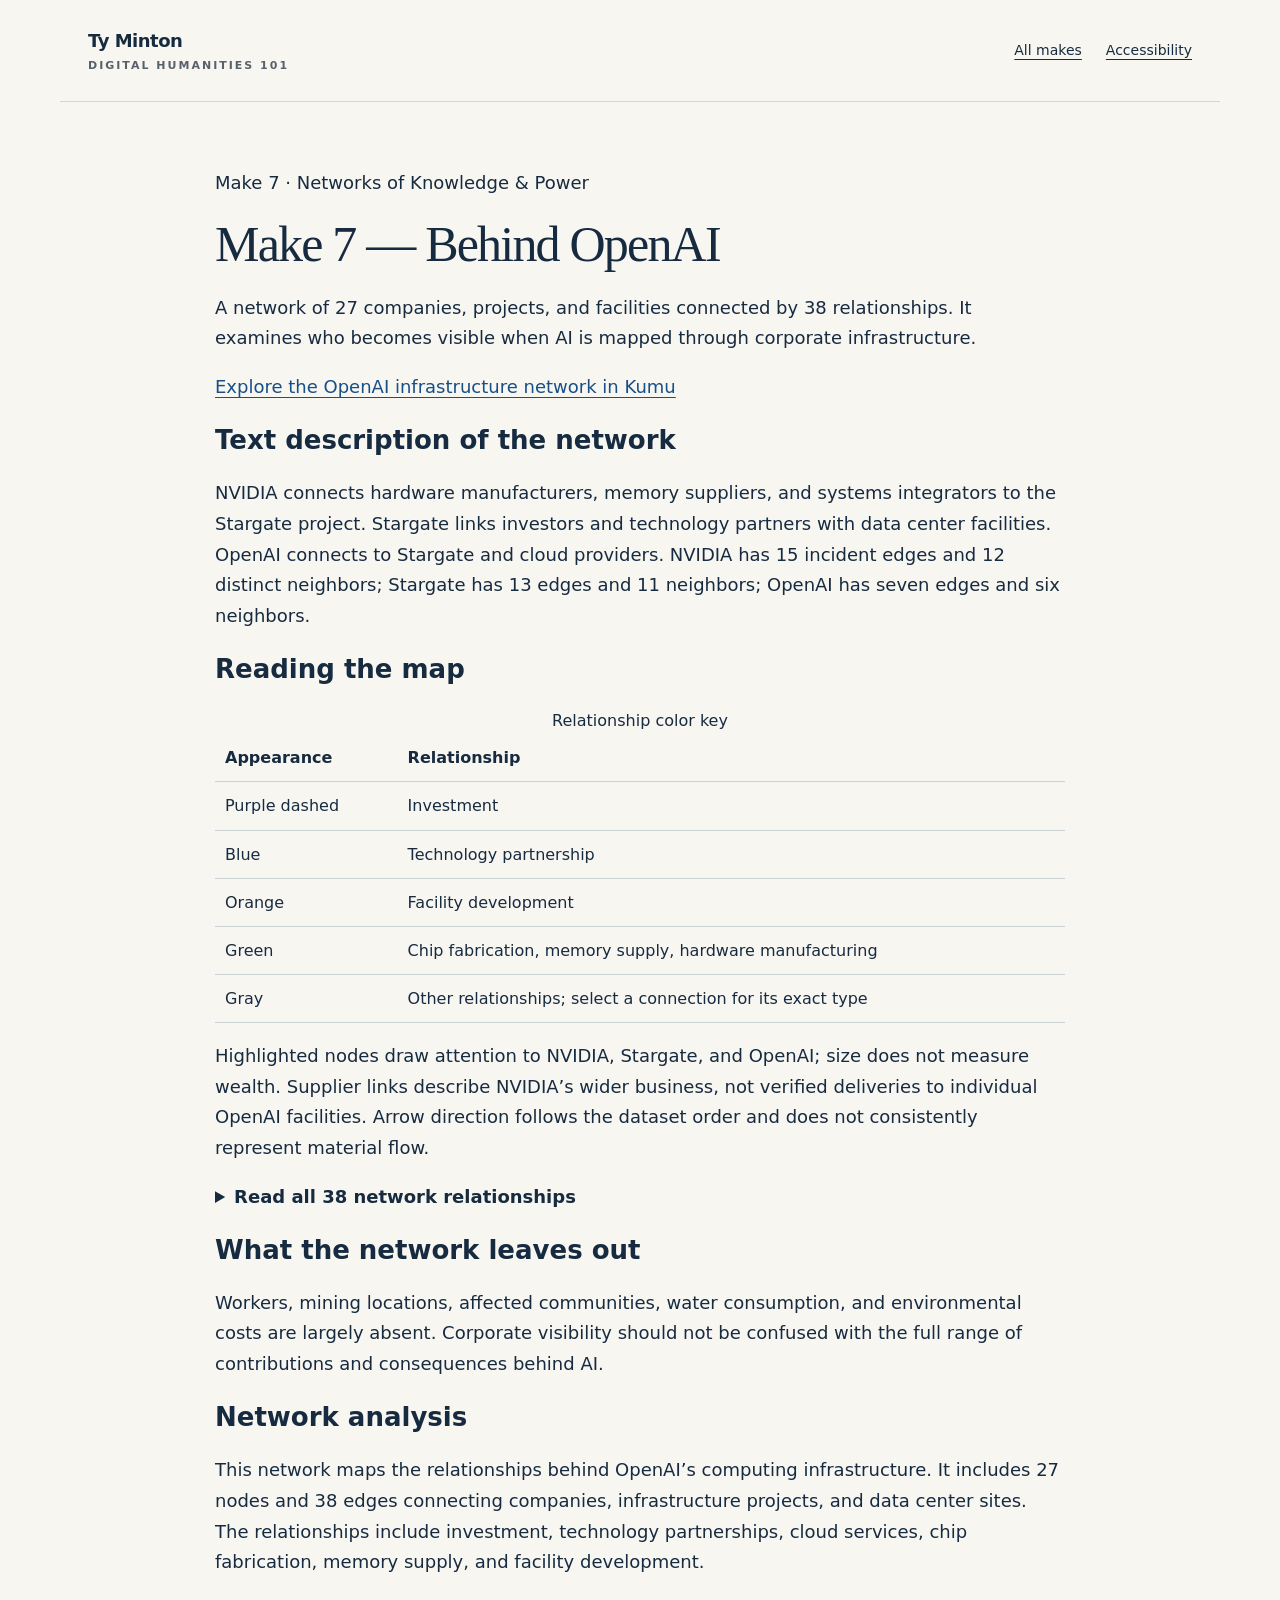
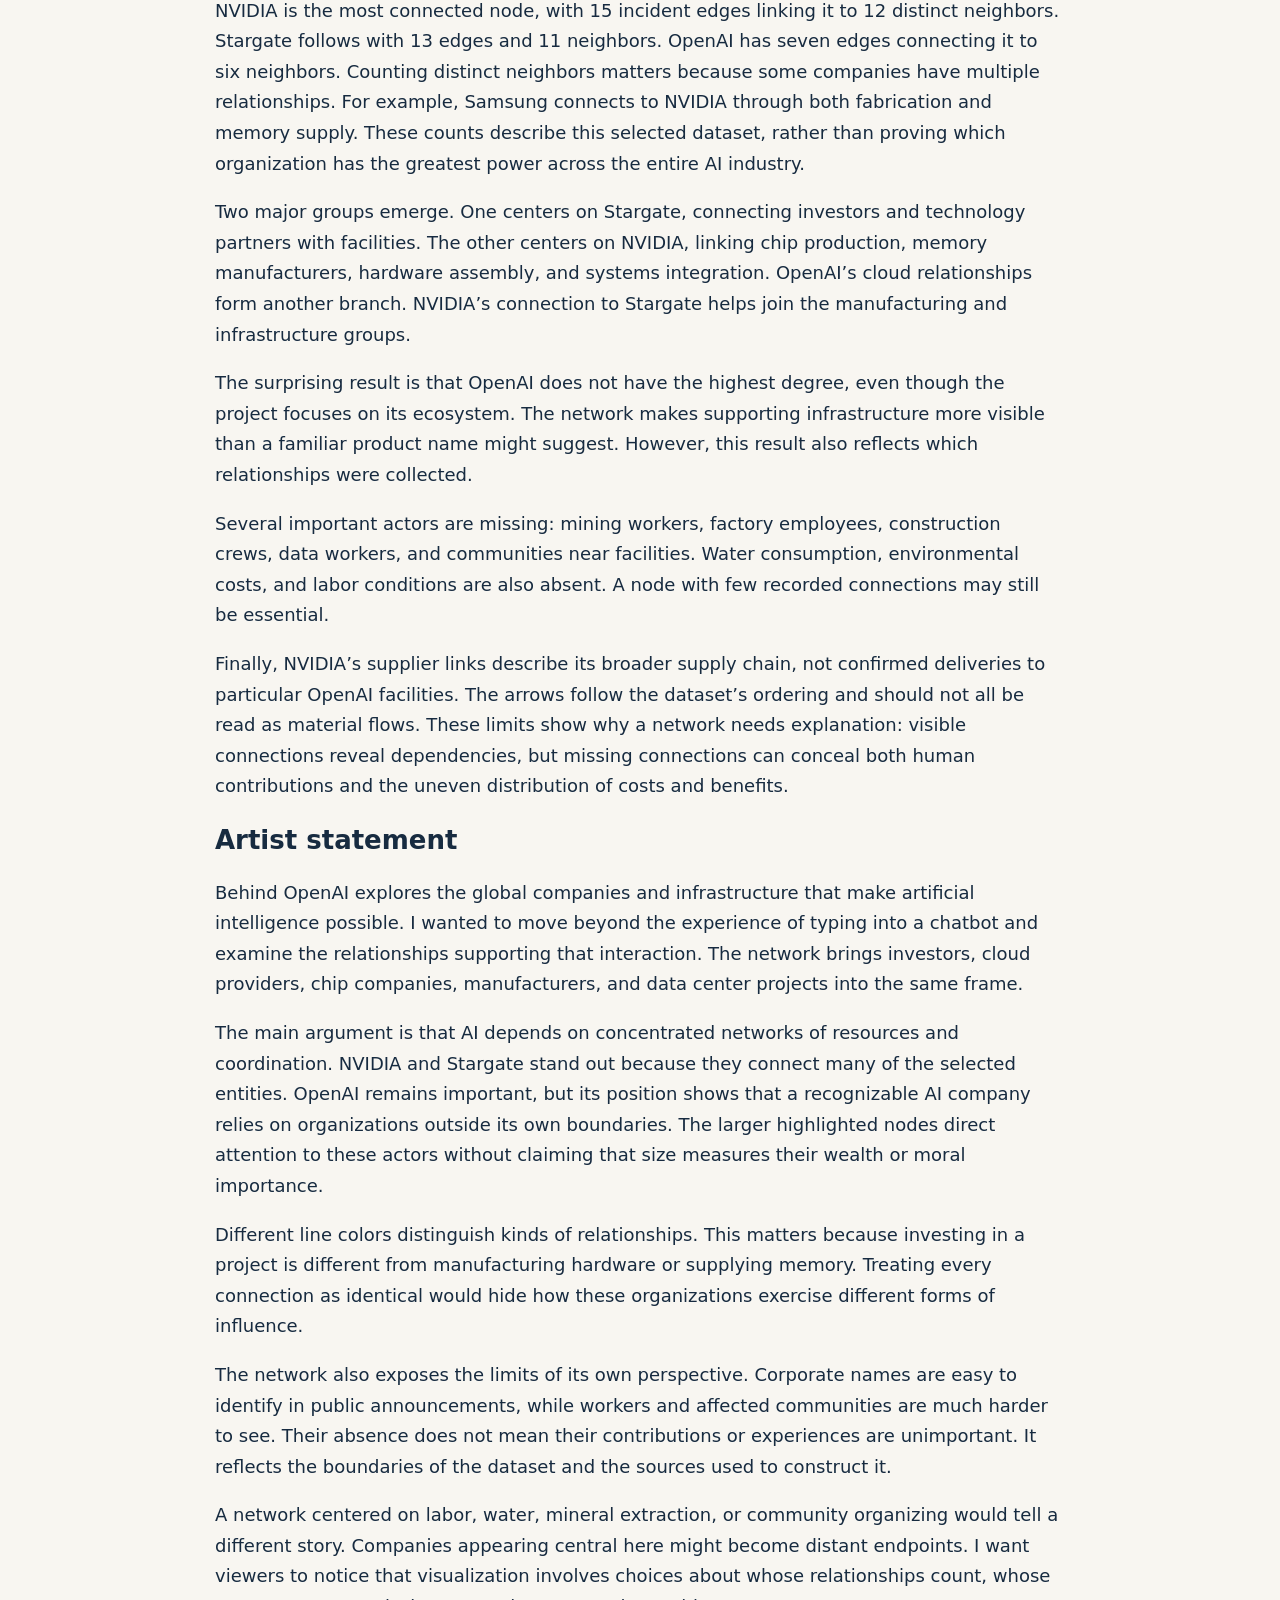
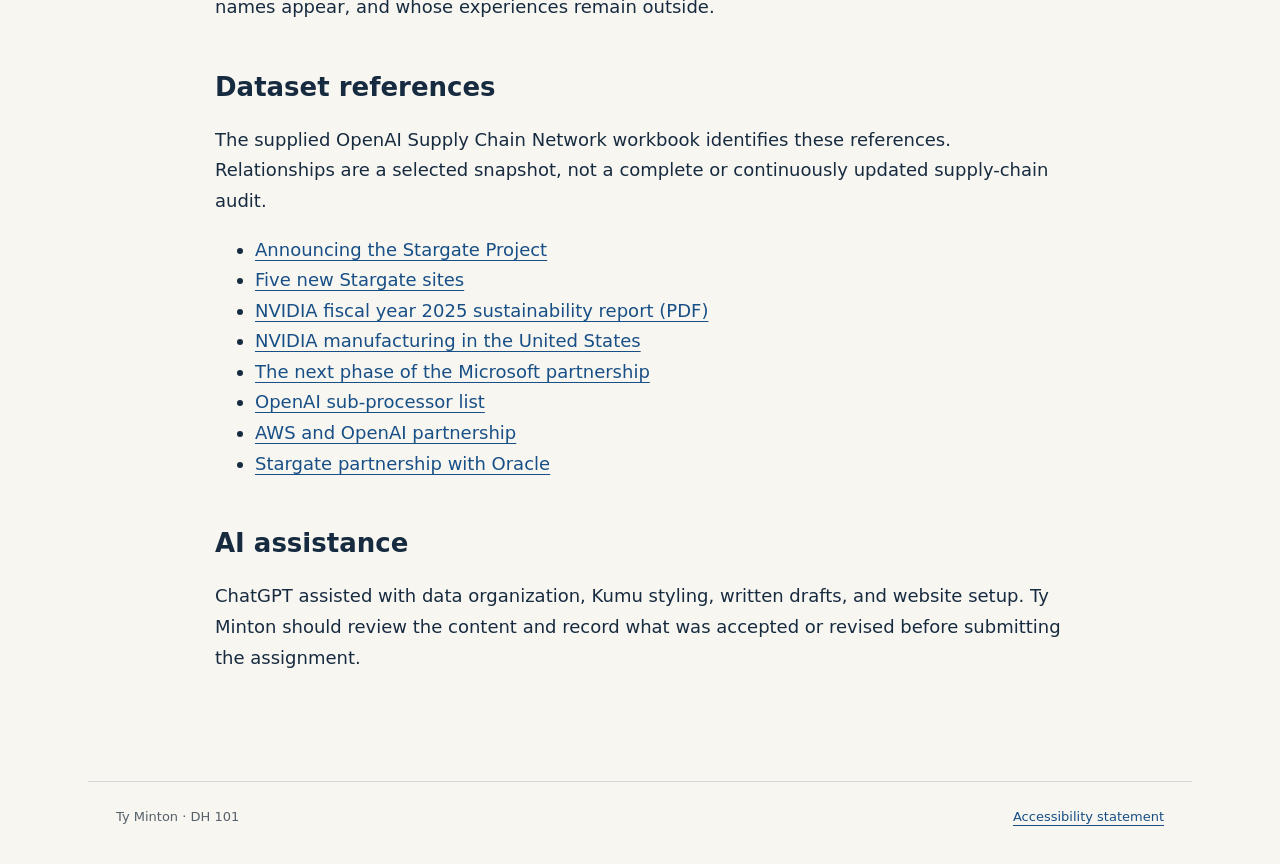
<file: make-7.html>
<!doctype html><html lang="en"><head><meta charset="utf-8"><meta name="viewport" content="width=device-width,initial-scale=1"><title>Make 7 — Behind OpenAI | Ty Minton</title><link rel="stylesheet" href="portfolio.css"></head><body class="detail"><a class="skip" href="#main">Skip to main content</a><header class="site-header"><a class="brand" href="index.html">Ty Minton<span>Digital Humanities 101</span></a><nav aria-label="Main navigation"><a href="index.html#work">All makes</a><a href="accessibility.html">Accessibility</a></nav></header><main id="main"><section id="make7"><p>Make 7 · Networks of Knowledge &amp; Power</p><h1>Make 7 — Behind OpenAI</h1><p>A network of 27 companies, projects, and facilities connected by 38 relationships. It examines who becomes visible when AI is mapped through corporate infrastructure.</p><p><a href="https://kumu.io/tminton678/make-7">Explore the OpenAI infrastructure network in Kumu</a></p><h2>Text description of the network</h2><p>NVIDIA connects hardware manufacturers, memory suppliers, and systems integrators to the Stargate project. Stargate links investors and technology partners with data center facilities. OpenAI connects to Stargate and cloud providers. NVIDIA has 15 incident edges and 12 distinct neighbors; Stargate has 13 edges and 11 neighbors; OpenAI has seven edges and six neighbors.</p><h2>Reading the map</h2><table><caption>Relationship color key</caption><thead><tr><th scope="col">Appearance</th><th scope="col">Relationship</th></tr></thead><tbody><tr><td>Purple dashed</td><td>Investment</td></tr><tr><td>Blue</td><td>Technology partnership</td></tr><tr><td>Orange</td><td>Facility development</td></tr><tr><td>Green</td><td>Chip fabrication, memory supply, hardware manufacturing</td></tr><tr><td>Gray</td><td>Other relationships; select a connection for its exact type</td></tr></tbody></table><p>Highlighted nodes draw attention to NVIDIA, Stargate, and OpenAI; size does not measure wealth. Supplier links describe NVIDIA’s wider business, not verified deliveries to individual OpenAI facilities. Arrow direction follows the dataset order and does not consistently represent material flow.</p><details><summary>Read all 38 network relationships</summary><table><caption>Complete relationship list from the supplied dataset</caption><thead><tr><th scope="col">From</th><th scope="col">To</th><th scope="col">Relationship</th></tr></thead><tbody><tr><td>OpenAI</td><td>Stargate</td><td>Project leadership</td></tr><tr><td>SoftBank</td><td>Stargate</td><td>Investment</td></tr><tr><td>Oracle</td><td>Stargate</td><td>Investment</td></tr><tr><td>MGX</td><td>Stargate</td><td>Investment</td></tr><tr><td>OpenAI</td><td>Stargate</td><td>Investment</td></tr><tr><td>Arm</td><td>Stargate</td><td>Technology partnership</td></tr><tr><td>Microsoft</td><td>Stargate</td><td>Technology partnership</td></tr><tr><td>NVIDIA</td><td>Stargate</td><td>Technology partnership</td></tr><tr><td>Oracle</td><td>Stargate</td><td>Technology partnership</td></tr><tr><td>OpenAI</td><td>Oracle</td><td>Infrastructure partnership</td></tr><tr><td>OpenAI</td><td>Microsoft</td><td>Cloud partnership</td></tr><tr><td>OpenAI</td><td>CoreWeave</td><td>Cloud infrastructure</td></tr><tr><td>OpenAI</td><td>Google Cloud</td><td>Cloud infrastructure</td></tr><tr><td>OpenAI</td><td>AWS</td><td>Cloud partnership</td></tr><tr><td>Stargate</td><td>Abilene Stargate</td><td>Facility development</td></tr><tr><td>Oracle</td><td>Abilene Stargate</td><td>Cloud infrastructure</td></tr><tr><td>Stargate</td><td>Wisconsin Stargate</td><td>Facility development</td></tr><tr><td>Oracle</td><td>Wisconsin Stargate</td><td>Facility development</td></tr><tr><td>Vantage</td><td>Wisconsin Stargate</td><td>Facility development</td></tr><tr><td>Stargate</td><td>Lordstown Stargate</td><td>Facility development</td></tr><tr><td>SoftBank</td><td>Lordstown Stargate</td><td>Facility development</td></tr><tr><td>Stargate</td><td>Milam County Stargate</td><td>Facility development</td></tr><tr><td>SB Energy</td><td>Milam County Stargate</td><td>Power infrastructure</td></tr><tr><td>SoftBank</td><td>SB Energy</td><td>Ownership</td></tr><tr><td>NVIDIA</td><td>TSMC</td><td>Chip fabrication</td></tr><tr><td>NVIDIA</td><td>Samsung</td><td>Chip fabrication</td></tr><tr><td>NVIDIA</td><td>Samsung</td><td>Memory supply</td></tr><tr><td>NVIDIA</td><td>SK Hynix</td><td>Memory supply</td></tr><tr><td>NVIDIA</td><td>Micron</td><td>Memory supply</td></tr><tr><td>NVIDIA</td><td>Foxconn</td><td>Hardware manufacturing</td></tr><tr><td>NVIDIA</td><td>Wistron</td><td>Hardware manufacturing</td></tr><tr><td>NVIDIA</td><td>Fabrinet</td><td>Hardware manufacturing</td></tr><tr><td>NVIDIA</td><td>Dell Technologies</td><td>Systems integration</td></tr><tr><td>NVIDIA</td><td>HPE</td><td>Systems integration</td></tr><tr><td>NVIDIA</td><td>Supermicro</td><td>Systems integration</td></tr><tr><td>NVIDIA</td><td>AWS</td><td>GPU computing</td></tr><tr><td>NVIDIA</td><td>Foxconn</td><td>U.S. manufacturing</td></tr><tr><td>NVIDIA</td><td>Wistron</td><td>U.S. manufacturing</td></tr></tbody></table></details><h2>What the network leaves out</h2><p>Workers, mining locations, affected communities, water consumption, and environmental costs are largely absent. Corporate visibility should not be confused with the full range of contributions and consequences behind AI.</p><h2>Network analysis</h2><p>This network maps the relationships behind OpenAI’s computing infrastructure. It includes 27 nodes and 38 edges connecting companies, infrastructure projects, and data center sites. The relationships include investment, technology partnerships, cloud services, chip fabrication, memory supply, and facility development.</p>
<p>NVIDIA is the most connected node, with 15 incident edges linking it to 12 distinct neighbors. Stargate follows with 13 edges and 11 neighbors. OpenAI has seven edges connecting it to six neighbors. Counting distinct neighbors matters because some companies have multiple relationships. For example, Samsung connects to NVIDIA through both fabrication and memory supply. These counts describe this selected dataset, rather than proving which organization has the greatest power across the entire AI industry.</p>
<p>Two major groups emerge. One centers on Stargate, connecting investors and technology partners with facilities. The other centers on NVIDIA, linking chip production, memory manufacturers, hardware assembly, and systems integration. OpenAI’s cloud relationships form another branch. NVIDIA’s connection to Stargate helps join the manufacturing and infrastructure groups.</p>
<p>The surprising result is that OpenAI does not have the highest degree, even though the project focuses on its ecosystem. The network makes supporting infrastructure more visible than a familiar product name might suggest. However, this result also reflects which relationships were collected.</p>
<p>Several important actors are missing: mining workers, factory employees, construction crews, data workers, and communities near facilities. Water consumption, environmental costs, and labor conditions are also absent. A node with few recorded connections may still be essential.</p>
<p>Finally, NVIDIA’s supplier links describe its broader supply chain, not confirmed deliveries to particular OpenAI facilities. The arrows follow the dataset’s ordering and should not all be read as material flows. These limits show why a network needs explanation: visible connections reveal dependencies, but missing connections can conceal both human contributions and the uneven distribution of costs and benefits.</p><h2>Artist statement</h2><p>Behind OpenAI explores the global companies and infrastructure that make artificial intelligence possible. I wanted to move beyond the experience of typing into a chatbot and examine the relationships supporting that interaction. The network brings investors, cloud providers, chip companies, manufacturers, and data center projects into the same frame.</p>
<p>The main argument is that AI depends on concentrated networks of resources and coordination. NVIDIA and Stargate stand out because they connect many of the selected entities. OpenAI remains important, but its position shows that a recognizable AI company relies on organizations outside its own boundaries. The larger highlighted nodes direct attention to these actors without claiming that size measures their wealth or moral importance.</p>
<p>Different line colors distinguish kinds of relationships. This matters because investing in a project is different from manufacturing hardware or supplying memory. Treating every connection as identical would hide how these organizations exercise different forms of influence.</p>
<p>The network also exposes the limits of its own perspective. Corporate names are easy to identify in public announcements, while workers and affected communities are much harder to see. Their absence does not mean their contributions or experiences are unimportant. It reflects the boundaries of the dataset and the sources used to construct it.</p>
<p>A network centered on labor, water, mineral extraction, or community organizing would tell a different story. Companies appearing central here might become distant endpoints. I want viewers to notice that visualization involves choices about whose relationships count, whose names appear, and whose experiences remain outside.</p></section><section><h2>Dataset references</h2><p>The supplied OpenAI Supply Chain Network workbook identifies these references. Relationships are a selected snapshot, not a complete or continuously updated supply-chain audit.</p><ul><li><a href="https://openai.com/index/announcing-the-stargate-project/">Announcing the Stargate Project</a></li><li><a href="https://openai.com/index/five-new-stargate-sites/">Five new Stargate sites</a></li><li><a href="https://images.nvidia.com/aem-dam/Solutions/documents/NVIDIA-Sustainability-Report-Fiscal-Year-2025.pdf">NVIDIA fiscal year 2025 sustainability report (PDF)</a></li><li><a href="https://www.nvidia.com/en-us/made-in-usa/">NVIDIA manufacturing in the United States</a></li><li><a href="https://openai.com/index/next-phase-of-microsoft-partnership/">The next phase of the Microsoft partnership</a></li><li><a href="https://openai.com/policies/sub-processor-list/">OpenAI sub-processor list</a></li><li><a href="https://openai.com/index/aws-and-openai-partnership/">AWS and OpenAI partnership</a></li><li><a href="https://openai.com/index/stargate-advances-with-partnership-with-oracle/">Stargate partnership with Oracle</a></li></ul></section><section><h2>AI assistance</h2><p>ChatGPT assisted with data organization, Kumu styling, written drafts, and website setup. Ty Minton should review the content and record what was accepted or revised before submitting the assignment.</p></section></main><footer class="site-footer"><span>Ty Minton · DH 101</span><a href="accessibility.html">Accessibility statement</a></footer></body></html>
</file>
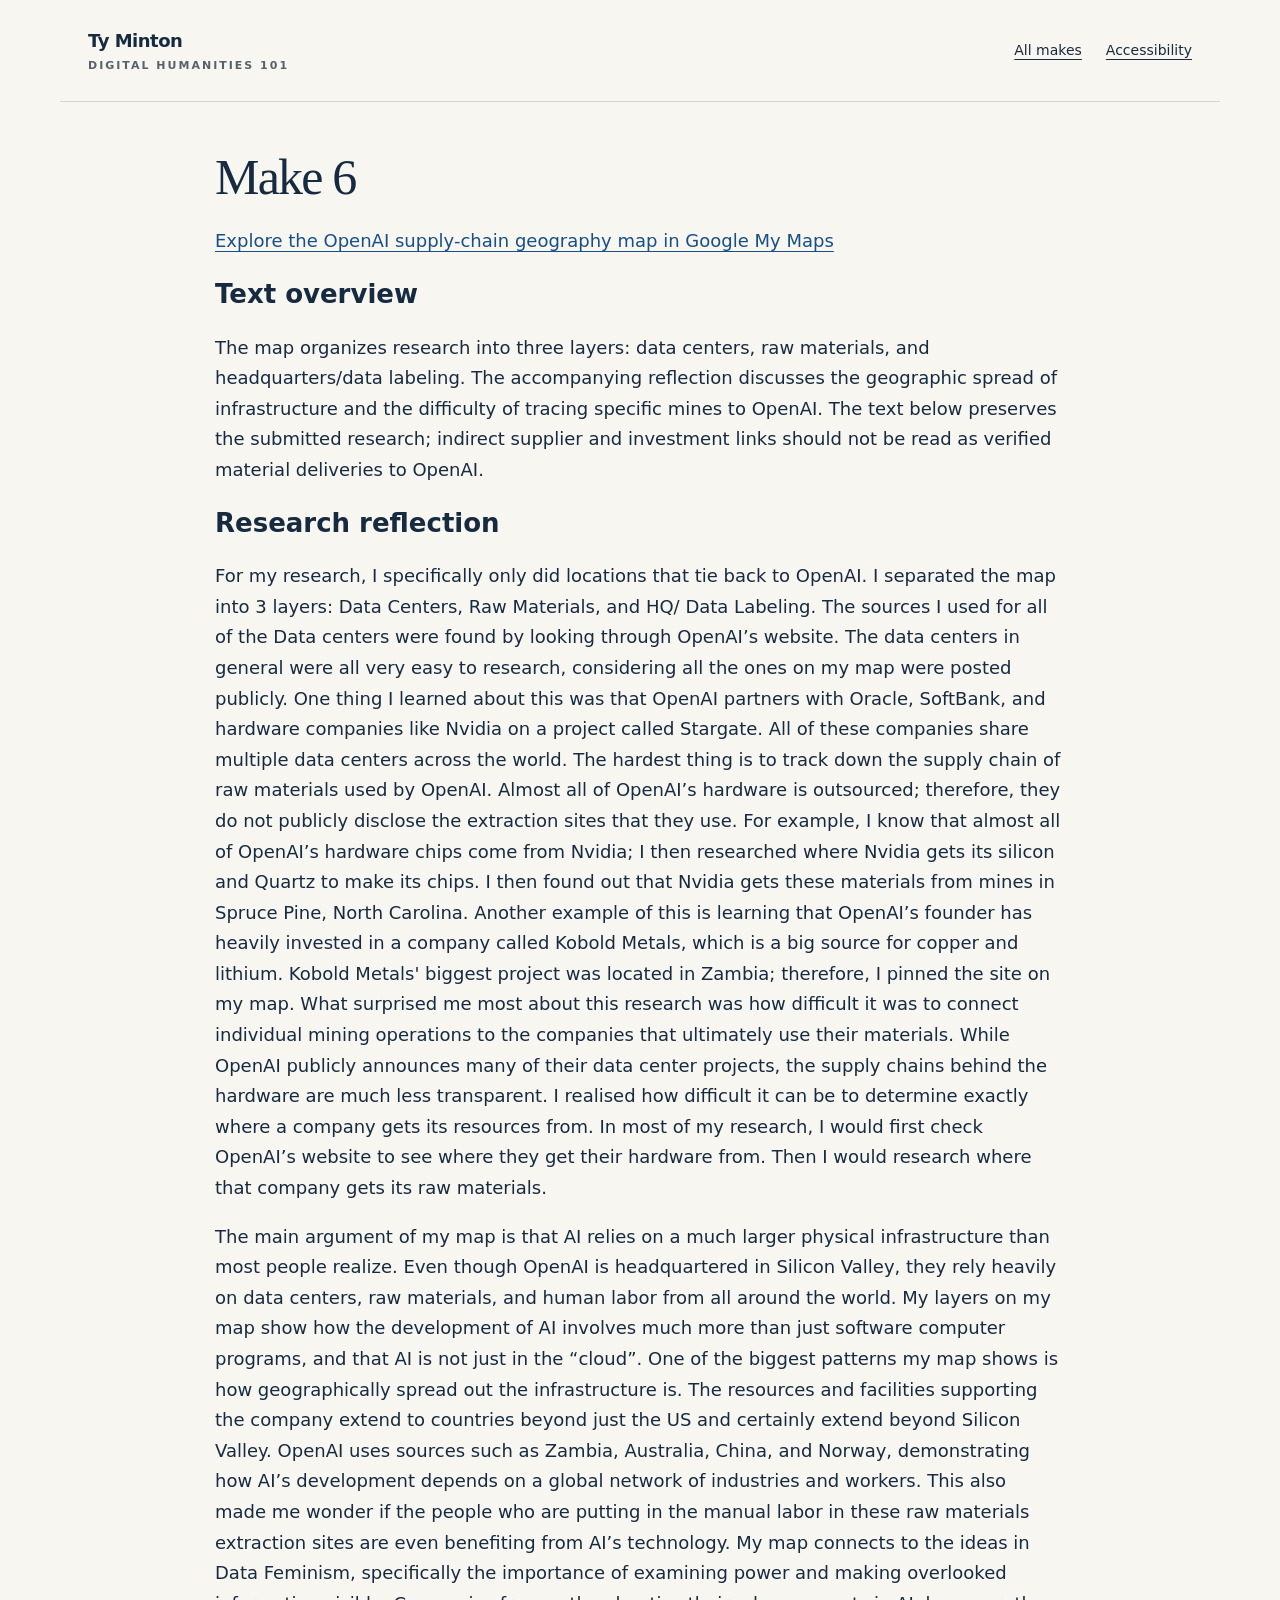
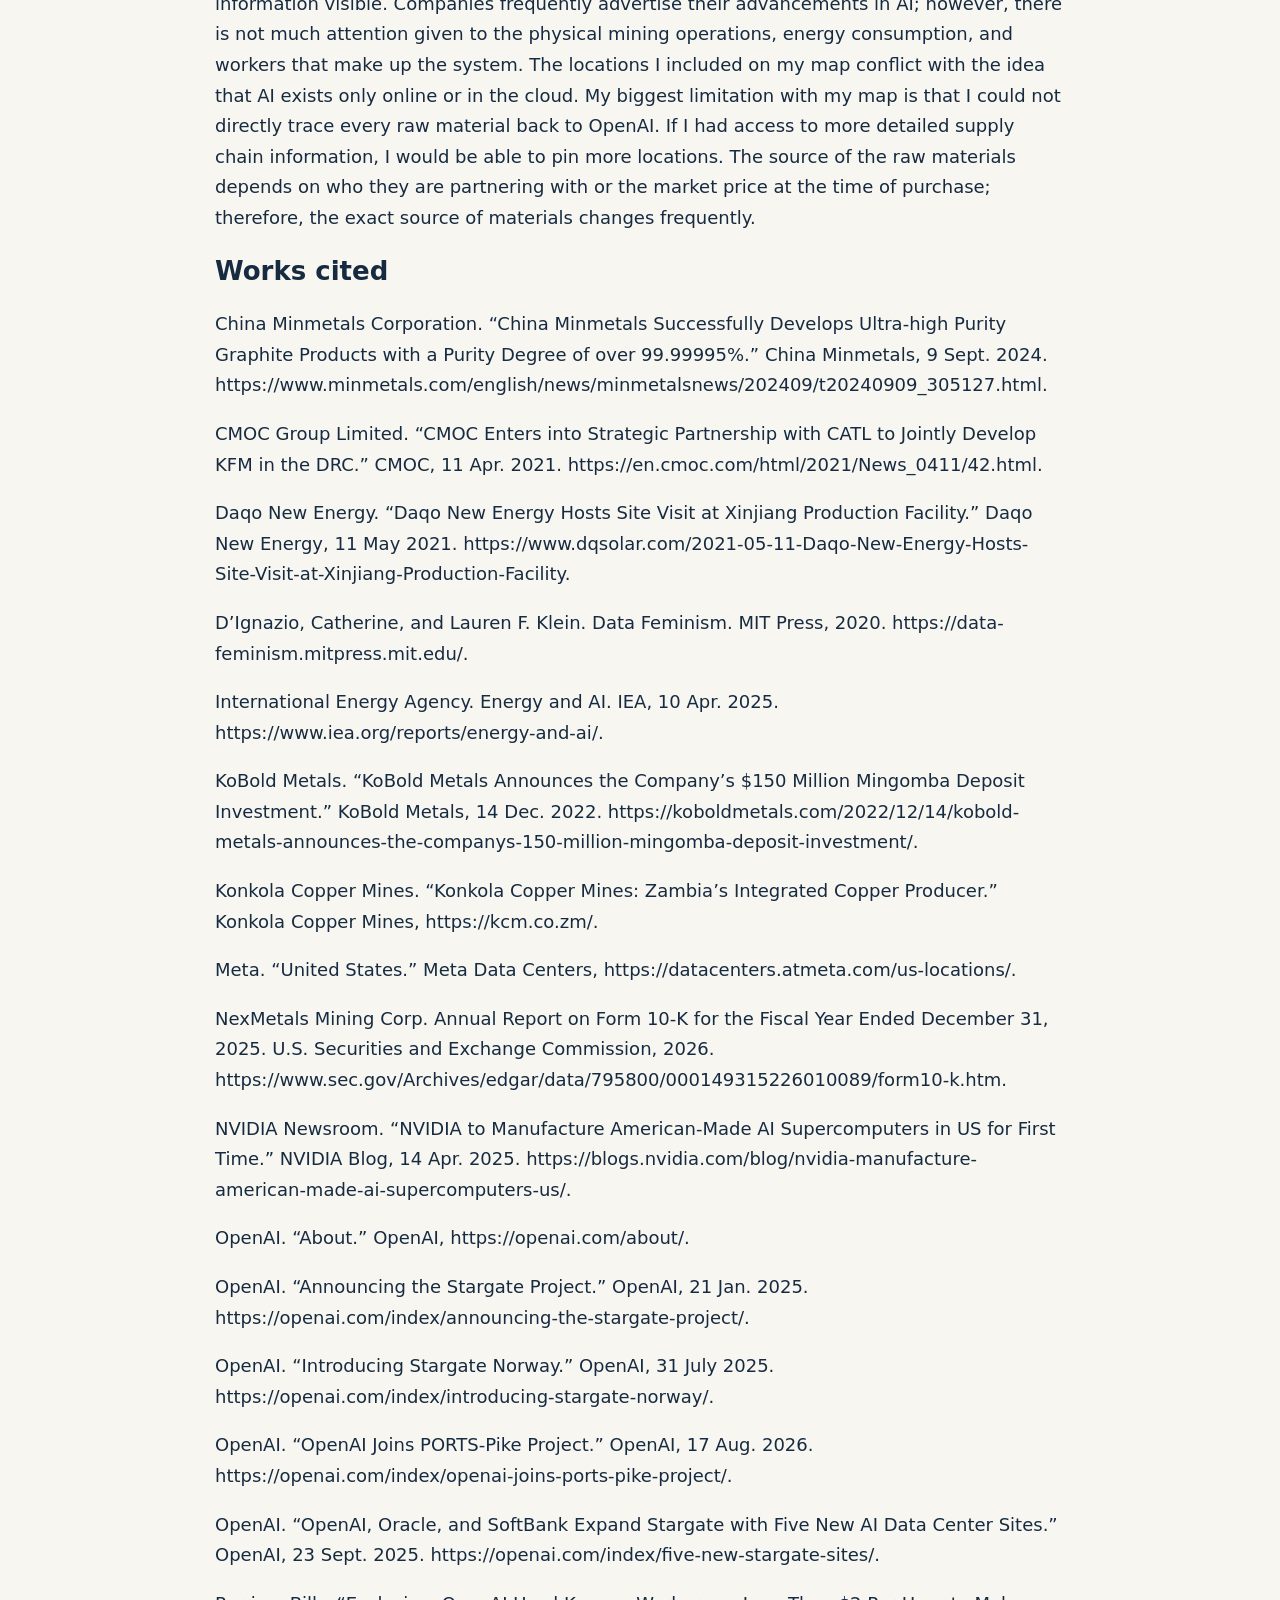
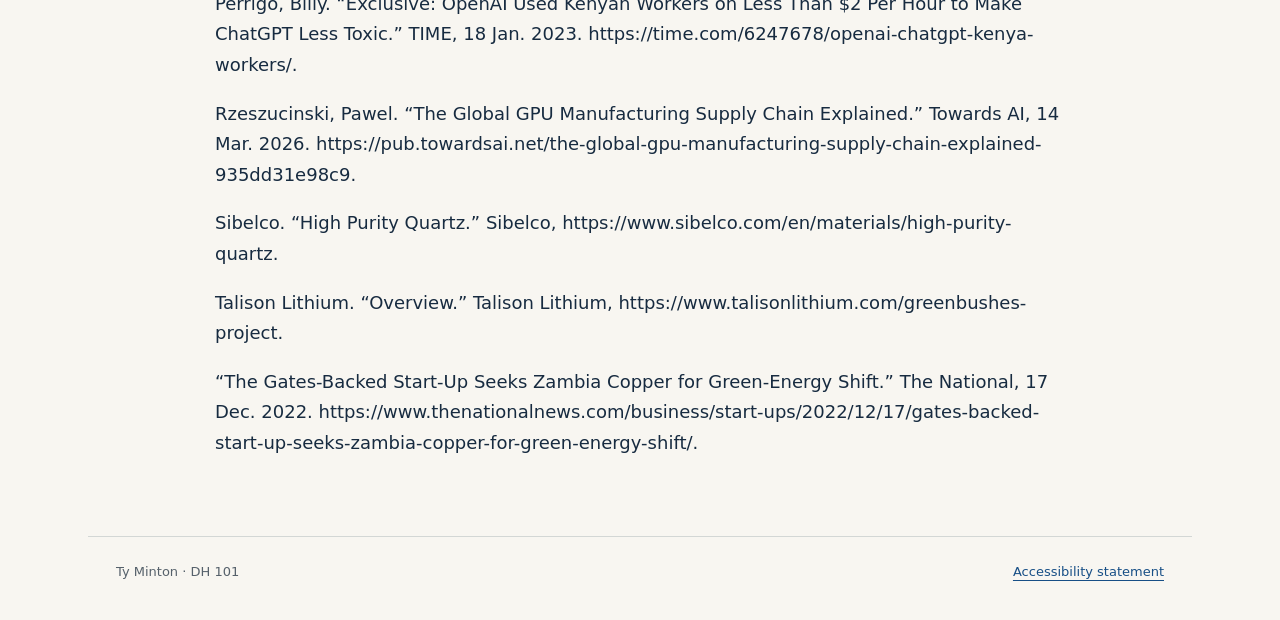
<file: supply-chain-map.html>
<!doctype html><html lang="en"><head><meta charset="utf-8"><meta name="viewport" content="width=device-width,initial-scale=1"><title>Make 6 | Ty Minton</title><html><head><link rel="stylesheet" href="portfolio.css"></head></html></head><body class="detail"><a class="skip" href="#main">Skip to main content</a><header class="site-header"><a class="brand" href="index.html">Ty Minton<span>Digital Humanities 101</span></a><nav aria-label="Main navigation"><a href="index.html#work">All makes</a><a href="accessibility.html">Accessibility</a></nav></header><main id="main"><h1>Make 6</h1><p><a href="https://www.google.com/maps/d/u/0/edit?mid=1p6cvUBqxSjojzgWIidQfMRDNEe1U-HQ&amp;usp=sharing">Explore the OpenAI supply-chain geography map in Google My Maps</a></p><h2>Text overview</h2><p>The map organizes research into three layers: data centers, raw materials, and headquarters/data labeling. The accompanying reflection discusses the geographic spread of infrastructure and the difficulty of tracing specific mines to OpenAI. The text below preserves the submitted research; indirect supplier and investment links should not be read as verified material deliveries to OpenAI.</p><h2>Research reflection</h2><p>For my research, I specifically only did locations that tie back to OpenAI. I separated the map into 3 layers: Data Centers, Raw Materials, and HQ/ Data Labeling. The sources I used for all of the Data centers were found by looking through OpenAI’s website. The data centers in general were all very easy to research, considering all the ones on my map were posted publicly. One thing I learned about this was that OpenAI partners with Oracle, SoftBank, and hardware companies like Nvidia on a project called Stargate. All of these companies share multiple data centers across the world. The hardest thing is to track down the supply chain of raw materials used by OpenAI. Almost all of OpenAI’s hardware is outsourced; therefore, they do not publicly disclose the extraction sites that they use. For example, I know that almost all of OpenAI’s hardware chips come from Nvidia; I then researched where Nvidia gets its silicon and Quartz to make its chips. I then found out that Nvidia gets these materials from mines in Spruce Pine, North Carolina. Another example of this is learning that OpenAI’s founder has heavily invested in a company called Kobold Metals, which is a big source for copper and lithium. Kobold Metals' biggest project was located in Zambia; therefore, I pinned the site on my map. What surprised me most about this research was how difficult it was to connect individual mining operations to the companies that ultimately use their materials. While OpenAI publicly announces many of their data center projects, the supply chains behind the hardware are much less transparent. I realised how difficult it can be to determine exactly where a company gets its resources from. In most of my research, I would first check OpenAI’s website to see where they get their hardware from. Then I would research where that company gets its raw materials. </p><p>The main argument of my map is that AI relies on a much larger physical infrastructure than most people realize. Even though OpenAI is headquartered in Silicon Valley, they rely heavily on data centers, raw materials, and human labor from all around the world. My layers on my map show how the development of AI involves much more than just software computer programs, and that AI is not just in the “cloud”. One of the biggest patterns my map shows is how geographically spread out the infrastructure is. The resources and facilities supporting the company extend to countries beyond just the US and certainly extend beyond Silicon Valley. OpenAI uses sources such as Zambia, Australia, China, and Norway, demonstrating how AI’s development depends on a global network of industries and workers. This also made me wonder if the people who are putting in the manual labor in these raw materials extraction sites are even benefiting from AI’s technology. My map connects to the ideas in Data Feminism, specifically the importance of examining power and making overlooked information visible. Companies frequently advertise their advancements in AI; however, there is not much attention given to the physical mining operations, energy consumption, and workers that make up the system. The locations I included on my map conflict with the idea that AI exists only online or in the cloud. My biggest limitation with my map is that I could not directly trace every raw material back to OpenAI. If I had access to more detailed supply chain information, I would be able to pin more locations. The source of the raw materials depends on who they are partnering with or the market price at the time of purchase; therefore, the exact source of materials changes frequently.</p><h2>Works cited</h2><p>China Minmetals Corporation. “China Minmetals Successfully Develops Ultra-high Purity Graphite Products with a Purity Degree of over 99.99995%.” China Minmetals, 9 Sept. 2024. https://www.minmetals.com/english/news/minmetalsnews/202409/t20240909_305127.html.</p><p>CMOC Group Limited. “CMOC Enters into Strategic Partnership with CATL to Jointly Develop KFM in the DRC.” CMOC, 11 Apr. 2021. https://en.cmoc.com/html/2021/News_0411/42.html.</p><p>Daqo New Energy. “Daqo New Energy Hosts Site Visit at Xinjiang Production Facility.” Daqo New Energy, 11 May 2021. https://www.dqsolar.com/2021-05-11-Daqo-New-Energy-Hosts-Site-Visit-at-Xinjiang-Production-Facility.</p><p>D’Ignazio, Catherine, and Lauren F. Klein. Data Feminism. MIT Press, 2020. https://data-feminism.mitpress.mit.edu/.</p><p>International Energy Agency. Energy and AI. IEA, 10 Apr. 2025. https://www.iea.org/reports/energy-and-ai/.</p><p>KoBold Metals. “KoBold Metals Announces the Company’s $150 Million Mingomba Deposit Investment.” KoBold Metals, 14 Dec. 2022. https://koboldmetals.com/2022/12/14/kobold-metals-announces-the-companys-150-million-mingomba-deposit-investment/.</p><p>Konkola Copper Mines. “Konkola Copper Mines: Zambia’s Integrated Copper Producer.” Konkola Copper Mines, https://kcm.co.zm/.</p><p>Meta. “United States.” Meta Data Centers, https://datacenters.atmeta.com/us-locations/.</p><p>NexMetals Mining Corp. Annual Report on Form 10-K for the Fiscal Year Ended December 31, 2025. U.S. Securities and Exchange Commission, 2026. https://www.sec.gov/Archives/edgar/data/795800/000149315226010089/form10-k.htm.</p><p>NVIDIA Newsroom. “NVIDIA to Manufacture American-Made AI Supercomputers in US for First Time.” NVIDIA Blog, 14 Apr. 2025. https://blogs.nvidia.com/blog/nvidia-manufacture-american-made-ai-supercomputers-us/.</p><p>OpenAI. “About.” OpenAI, https://openai.com/about/.</p><p>OpenAI. “Announcing the Stargate Project.” OpenAI, 21 Jan. 2025. https://openai.com/index/announcing-the-stargate-project/.</p><p>OpenAI. “Introducing Stargate Norway.” OpenAI, 31 July 2025. https://openai.com/index/introducing-stargate-norway/.</p><p>OpenAI. “OpenAI Joins PORTS-Pike Project.” OpenAI, 17 Aug. 2026. https://openai.com/index/openai-joins-ports-pike-project/.</p><p>OpenAI. “OpenAI, Oracle, and SoftBank Expand Stargate with Five New AI Data Center Sites.” OpenAI, 23 Sept. 2025. https://openai.com/index/five-new-stargate-sites/.</p><p>Perrigo, Billy. “Exclusive: OpenAI Used Kenyan Workers on Less Than $2 Per Hour to Make ChatGPT Less Toxic.” TIME, 18 Jan. 2023. https://time.com/6247678/openai-chatgpt-kenya-workers/.</p><p>Rzeszucinski, Pawel. “The Global GPU Manufacturing Supply Chain Explained.” Towards AI, 14 Mar. 2026. https://pub.towardsai.net/the-global-gpu-manufacturing-supply-chain-explained-935dd31e98c9.</p><p>Sibelco. “High Purity Quartz.” Sibelco, https://www.sibelco.com/en/materials/high-purity-quartz.</p><p>Talison Lithium. “Overview.” Talison Lithium, https://www.talisonlithium.com/greenbushes-project.</p><p>“The Gates-Backed Start-Up Seeks Zambia Copper for Green-Energy Shift.” The National, 17 Dec. 2022. https://www.thenationalnews.com/business/start-ups/2022/12/17/gates-backed-start-up-seeks-zambia-copper-for-green-energy-shift/.</p></main><footer class="site-footer"><span>Ty Minton · DH 101</span><a href="accessibility.html">Accessibility statement</a></footer></body></html>
</file>
<file: portfolio.css>
*{box-sizing:border-box}html{scroll-behavior:smooth}body{margin:0;background:#f8f6f1;color:#172b40;font:18px/1.7 system-ui,-apple-system,sans-serif}a{color:#174f86;text-underline-offset:4px}a:focus-visible,button:focus-visible,summary:focus-visible{outline:3px solid #9b4300;outline-offset:5px}.skip{position:absolute;top:-100px;left:24px;background:white;padding:12px;z-index:3}.skip:focus{top:12px}.site-header{max-width:1160px;margin:auto;padding:26px 28px;display:flex;align-items:center;justify-content:space-between;gap:24px;border-bottom:1px solid #d3d7d5}.brand{font-weight:750;color:#172b40;text-decoration:none;letter-spacing:-.5px}.brand span{display:block;font-size:11px;text-transform:uppercase;letter-spacing:2px;color:#56616b}.site-header nav{display:flex;gap:24px;flex-wrap:wrap;font-size:14px}.site-header nav a{color:#172b40}main{max-width:1160px;margin:auto;padding:0 28px 60px}.hero{padding:58px 0 44px;max-width:800px}.eyebrow{font-size:12px;letter-spacing:2px;text-transform:uppercase;font-weight:700;color:#8b3430;margin:0 0 16px}h1{font:normal clamp(40px,6vw,68px)/1.08 Georgia,serif;letter-spacing:-1.8px;margin:0 0 22px}h2,h3{line-height:1.25}h2{font-size:26px}p{max-width:74ch}.intro{font-size:19px;color:#485763;max-width:650px}.work-heading{display:flex;align-items:baseline;justify-content:space-between;border-top:1px solid #d3d7d5;padding:22px 0}.work-heading h2{margin:0}.work-heading p{margin:0;font-size:13px;color:#56616b}.grid{display:grid;grid-template-columns:repeat(3,minmax(0,1fr));gap:26px}.card{display:block;background:#fff;color:#172b40;text-decoration:none;border:1px solid #d9ddda;border-radius:10px;overflow:hidden;transition:box-shadow .15s,transform .15s}.card:hover{transform:translateY(-3px);box-shadow:0 10px 25px #172b4014}.cover{width:100%;aspect-ratio:16/10;object-fit:cover;display:block;background:#fff;border-bottom:1px solid #e4e6e3}.portrait{object-position:center 32%}.chart{object-fit:contain;padding:15px}.map{object-fit:cover;object-position:70% center}.network{object-fit:contain;padding:4px}.card-body{padding:21px 22px 24px}.number{font-size:11px;letter-spacing:1.5px;text-transform:uppercase;color:#8b3430;font-weight:750}.card h3{font-size:22px;margin:8px 0 10px;letter-spacing:-.4px}.card p{font-size:14px;line-height:1.6;color:#485763;margin:0 0 22px}.open{font-size:13px;font-weight:700;color:#174f86}.site-footer{max-width:1104px;margin:0 auto;padding:24px 0 36px;border-top:1px solid #d3d7d5;display:flex;justify-content:space-between;gap:20px;font-size:13px;color:#56616b}.detail main{max-width:906px;padding-top:48px}.detail h1{font-size:clamp(34px,5vw,50px)}.detail img{max-width:100%;height:auto}.detail figure{margin:2rem 0}.detail figcaption{font-size:15px;color:#485763}.detail section{margin-bottom:3rem}.detail table{border-collapse:collapse;width:100%;font-size:16px}.detail td,.detail th{padding:10px;text-align:left;border-bottom:1px solid #cbd2d5;overflow-wrap:anywhere}.detail button{font:inherit;padding:10px 18px;background:white;color:#172b40;border:2px solid #172b40;border-radius:5px}.detail p,.detail li{overflow-wrap:anywhere}.detail summary{cursor:pointer;font-weight:650}.detail .site-footer{padding-left:28px;padding-right:28px}@media(max-width:850px){.grid{grid-template-columns:repeat(2,minmax(0,1fr))}.site-footer{margin:0 28px}}@media(max-width:540px){.grid{grid-template-columns:1fr}.site-header{align-items:flex-start;padding:20px;gap:15px}.site-header nav{gap:12px;font-size:12px}main{padding-left:20px;padding-right:20px}.hero{padding-top:38px}.work-heading{display:block}.work-heading p{margin-top:8px}.site-footer{flex-direction:column;margin:0 20px}.cover{aspect-ratio:16/10}}@media(prefers-reduced-motion:reduce){html{scroll-behavior:auto}.card{transition:none}.card:hover{transform:none}}
</file>
